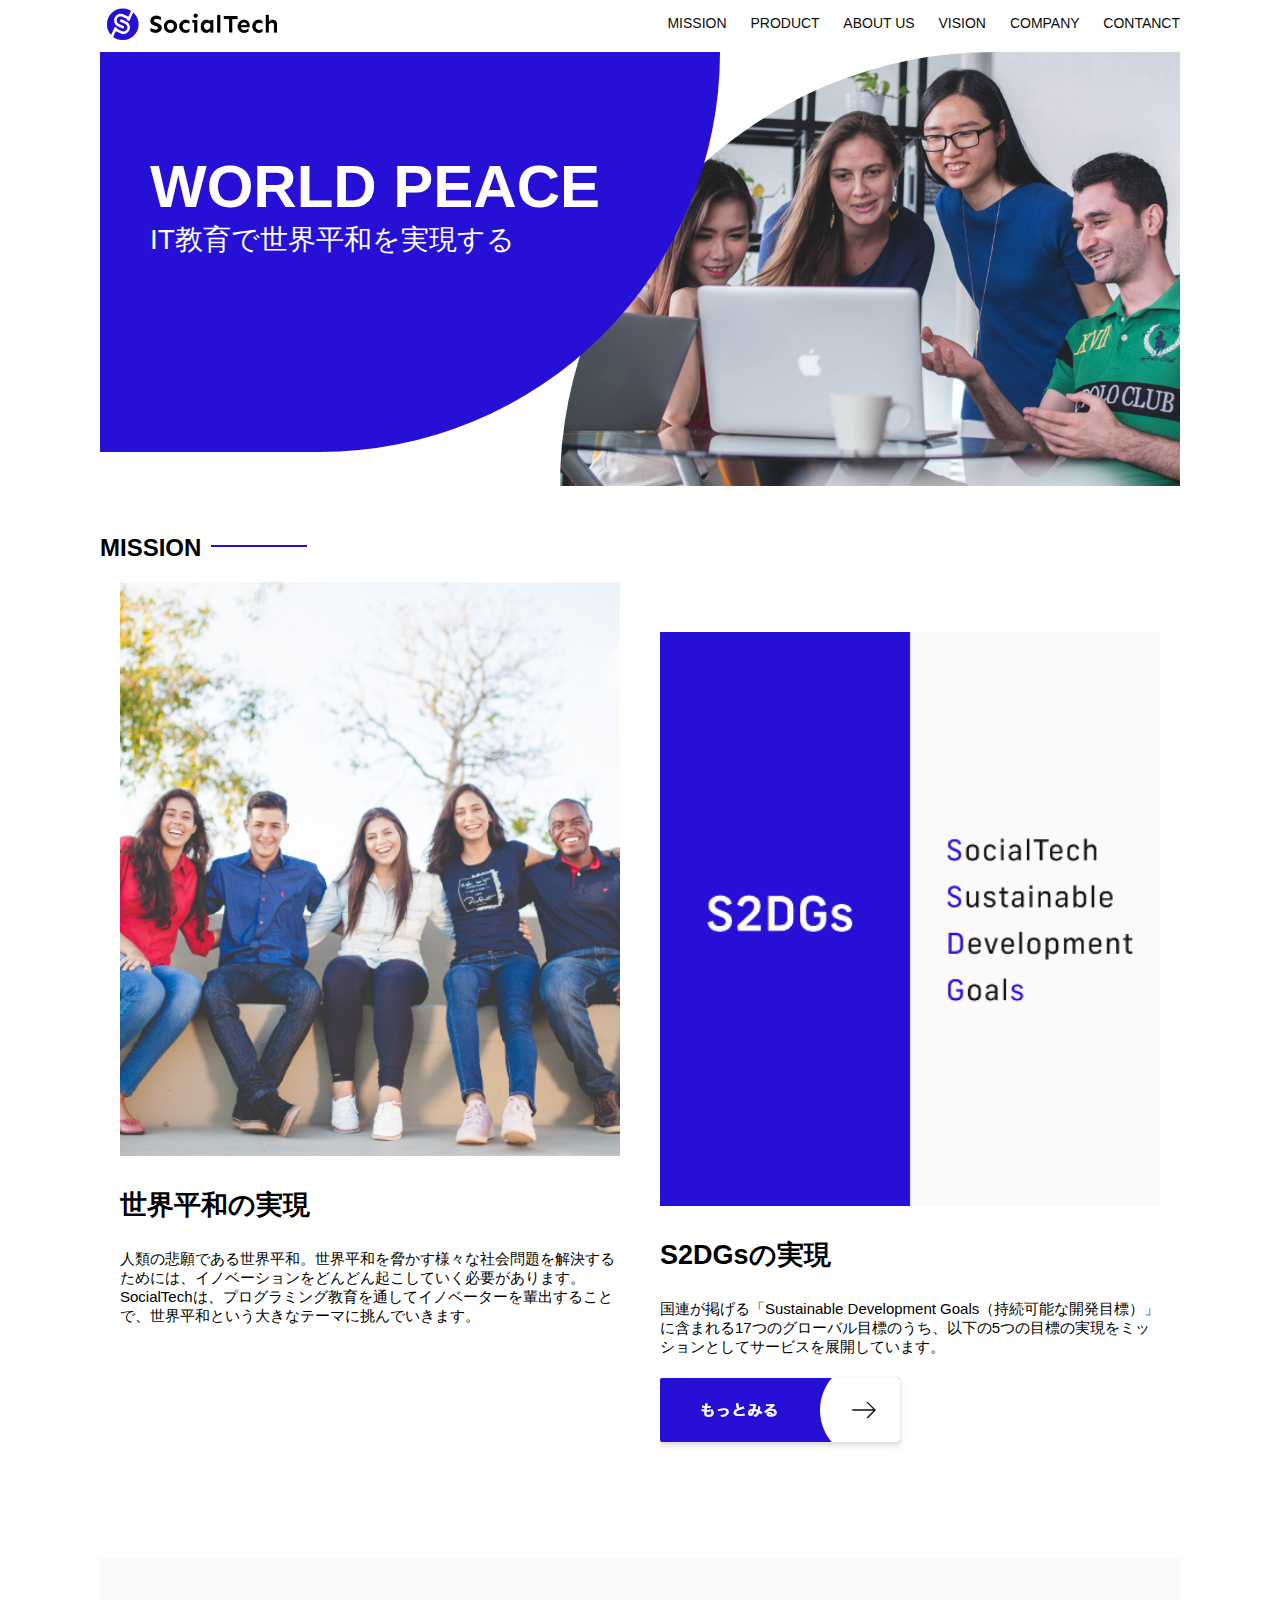
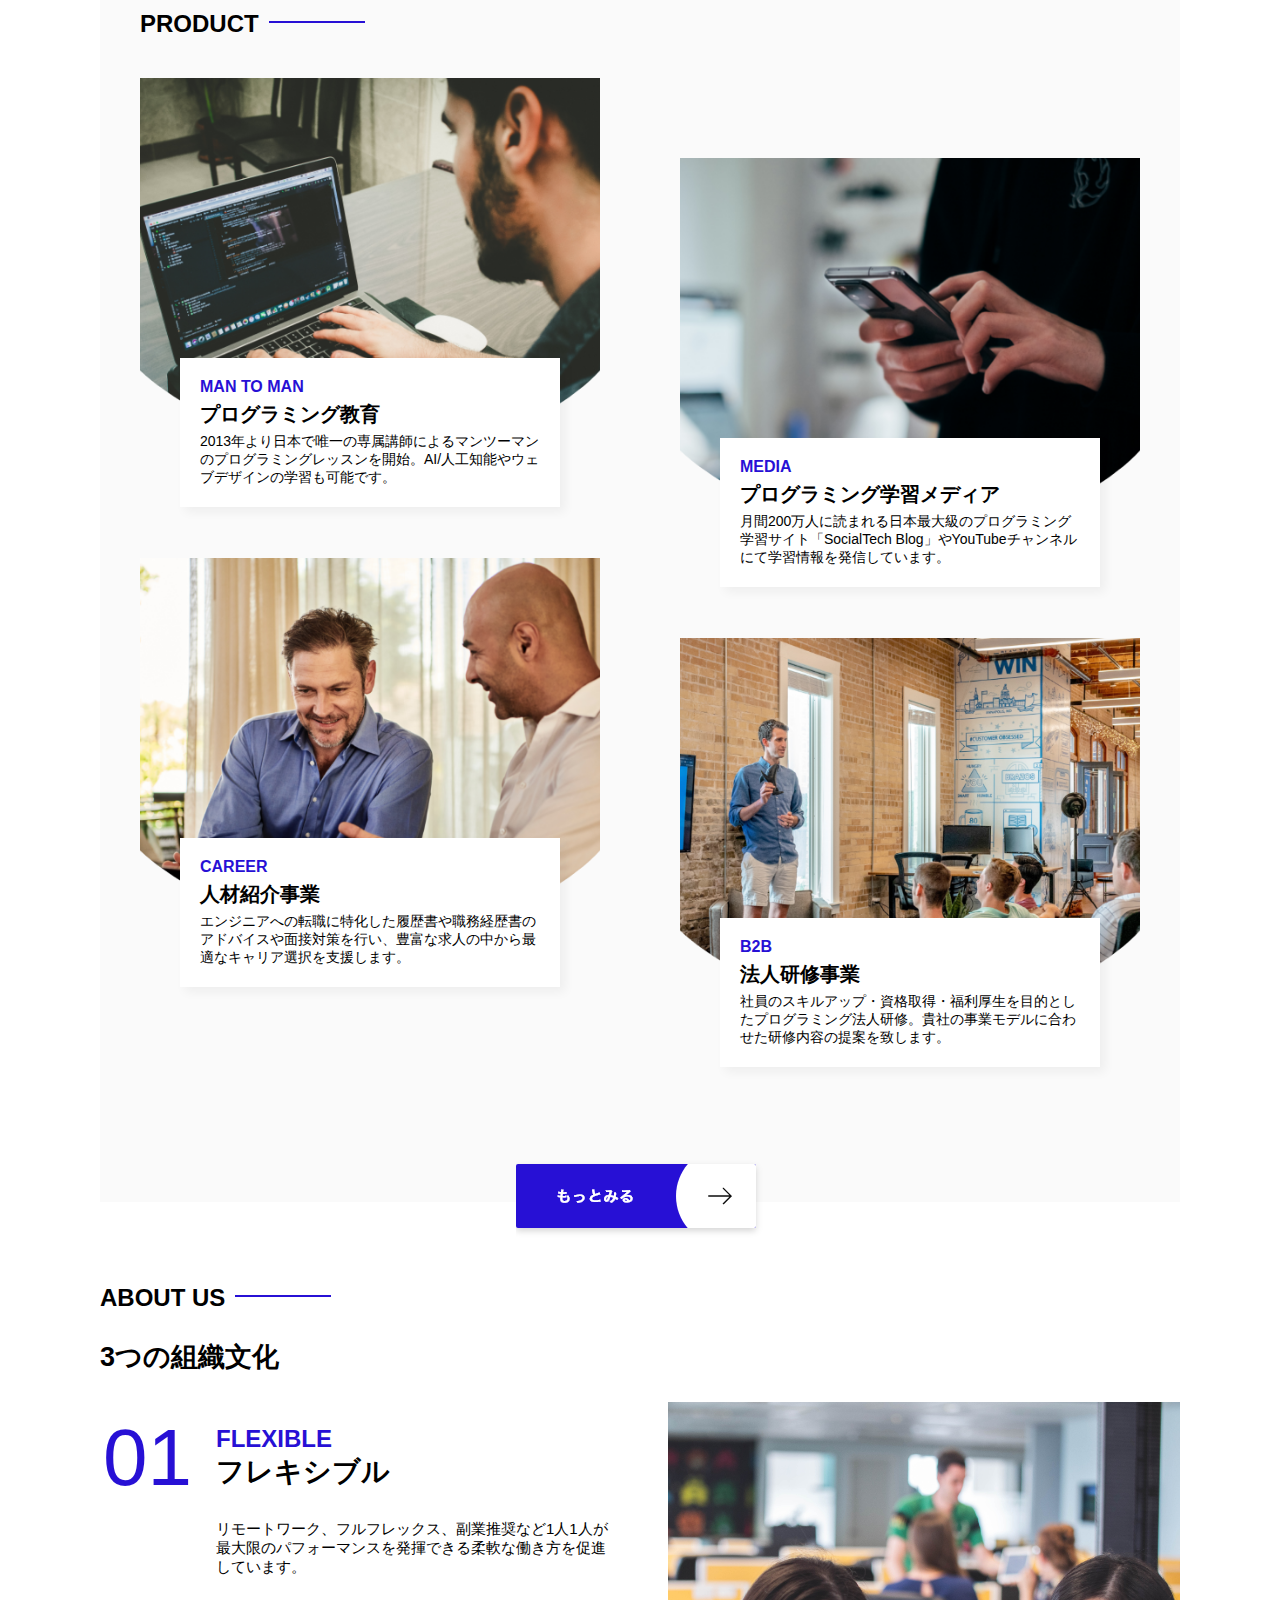
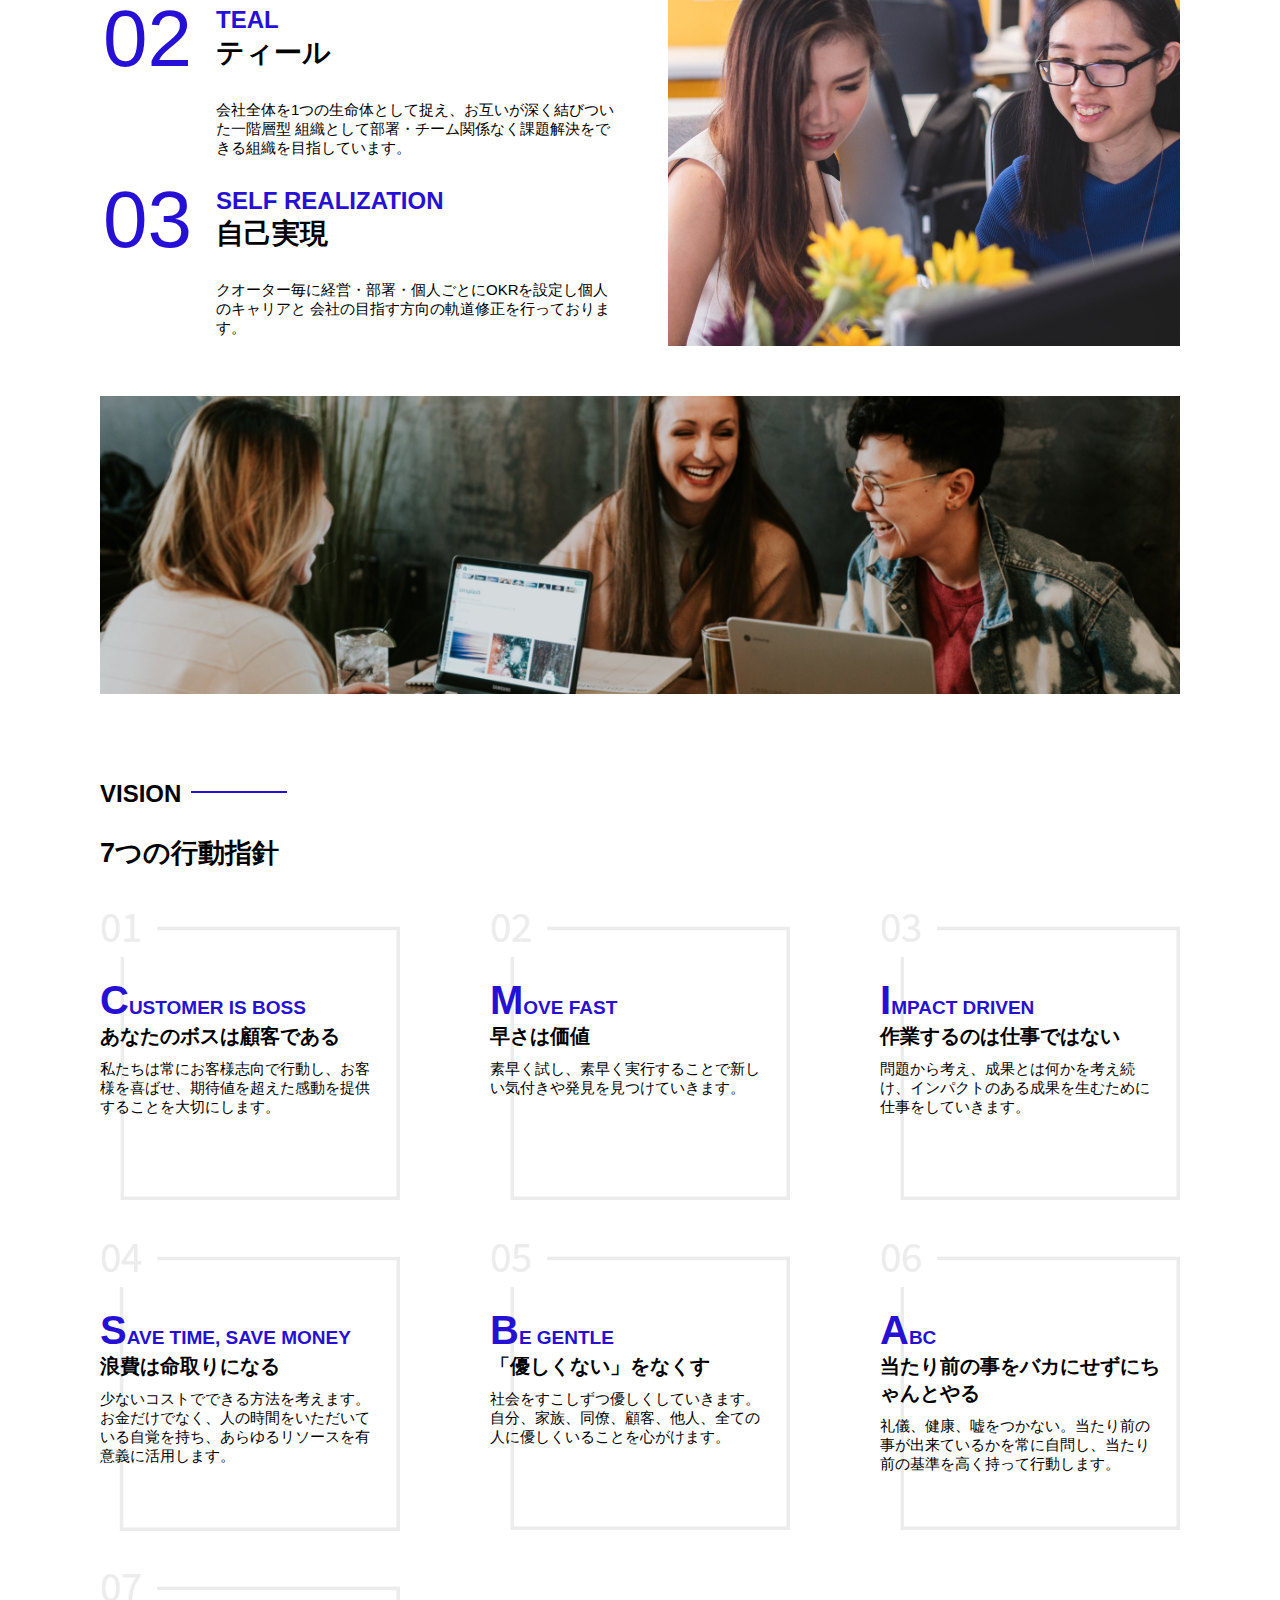
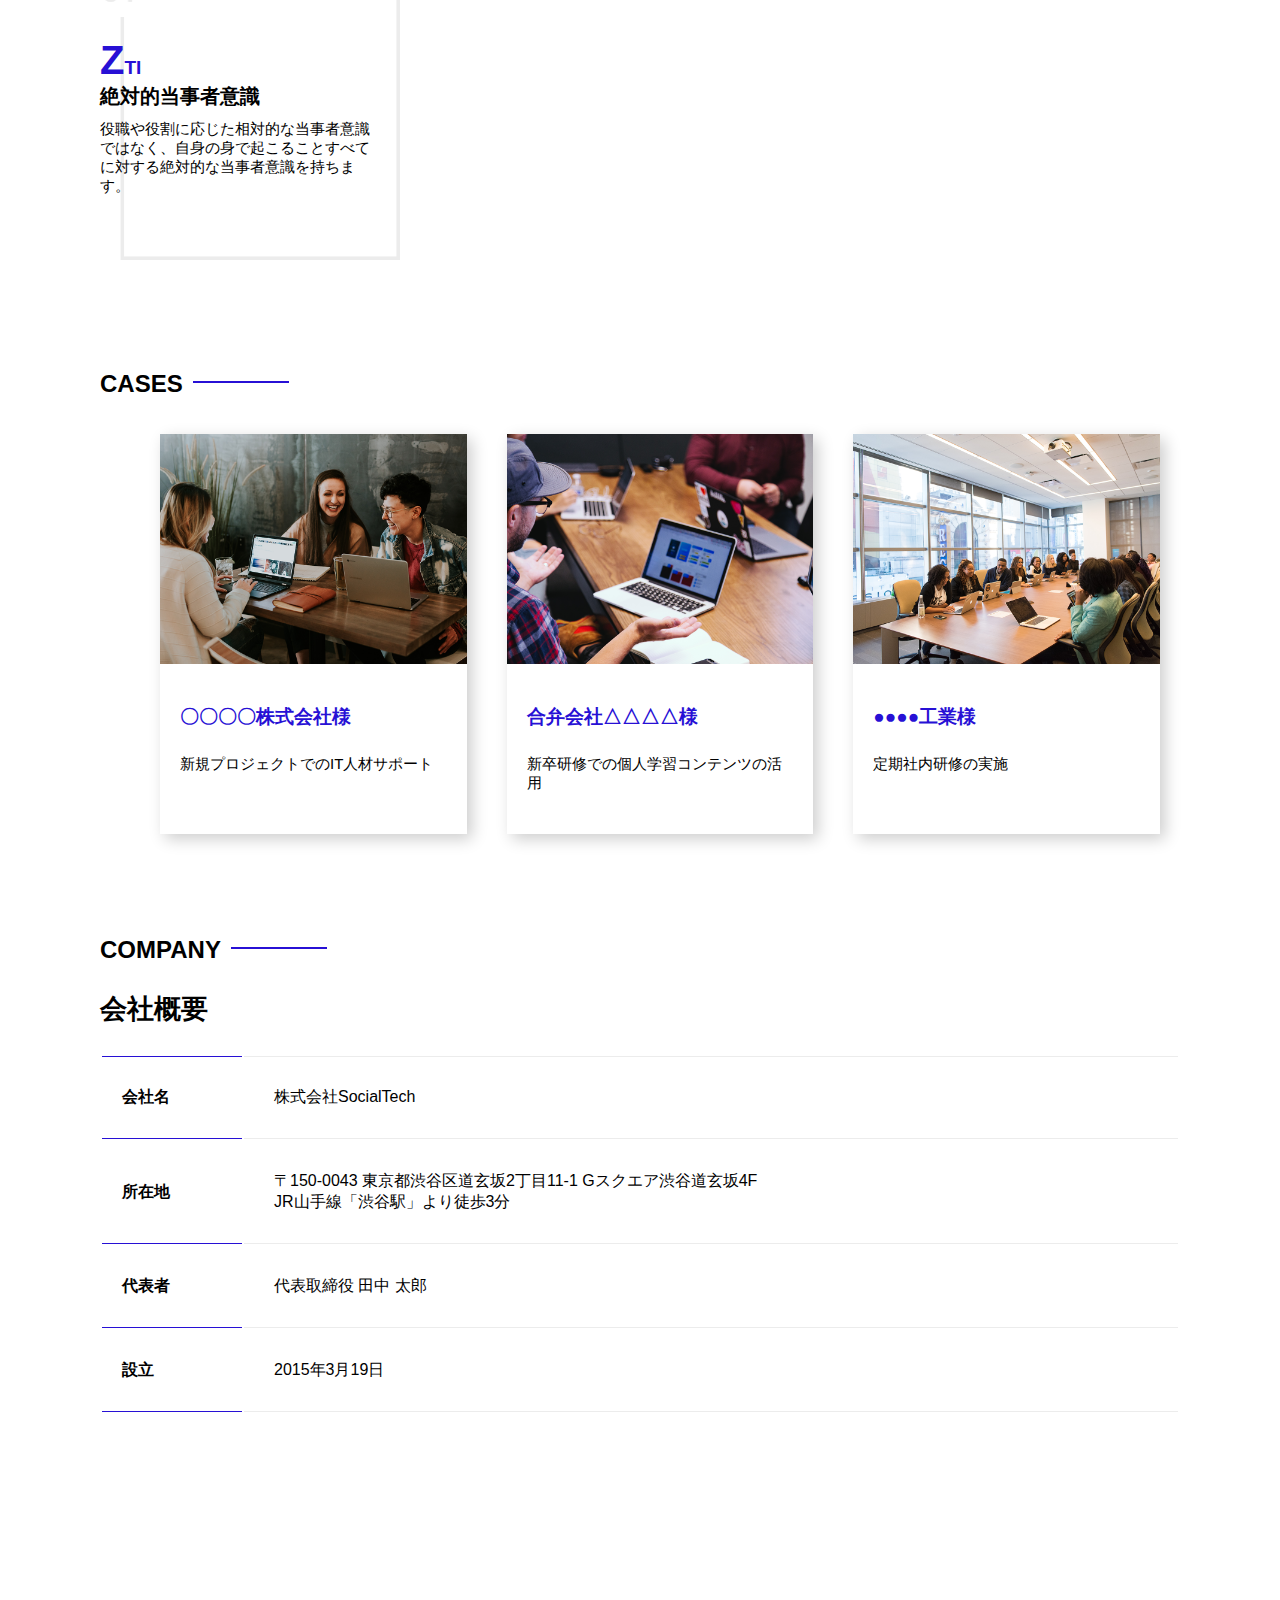
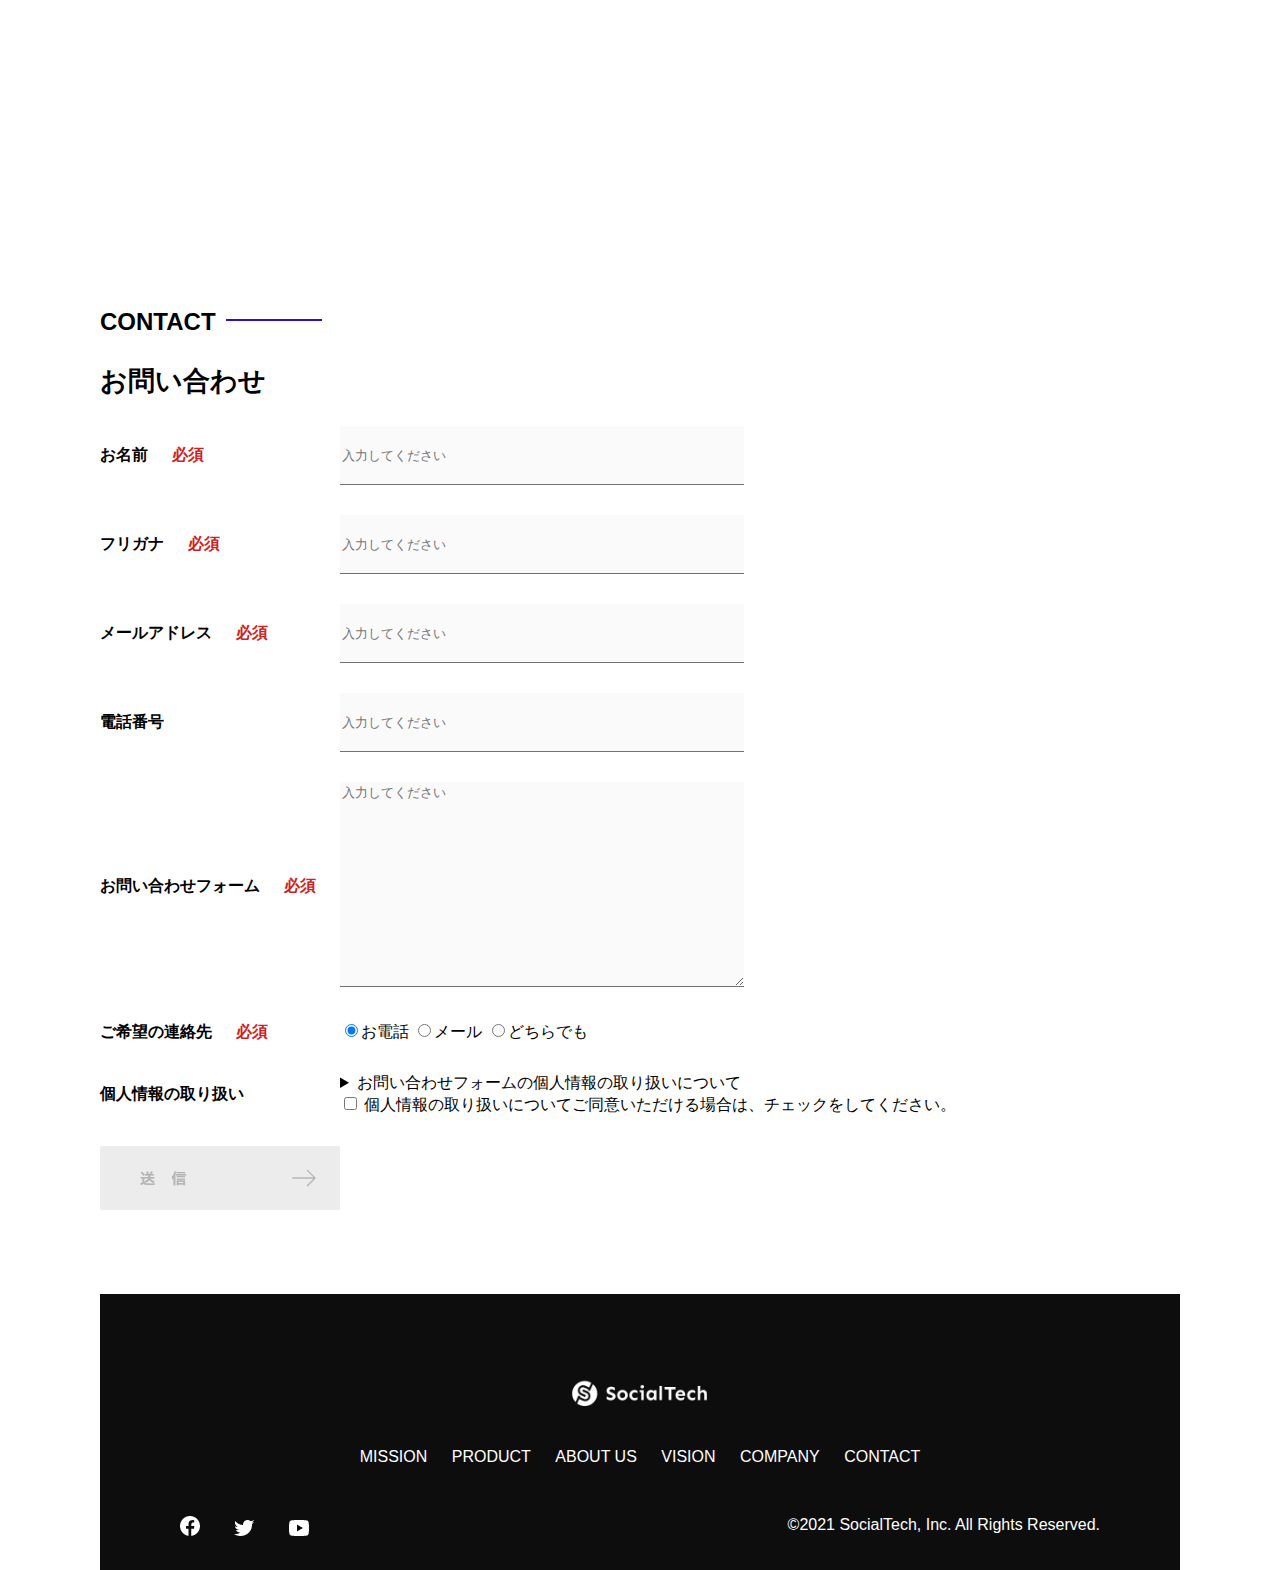
<file: index.html>
<!DOCTYPE html>
  <html>
  <head>
    <title>SocialTech</title>
    <meta charset="UTF-8">
    <meta name="description" content="SocialTechはEdTech業界のリーディングカンパニーを目指します。">
    <meta name="viewport" content="width=device-width, initial-scale=1.0">
    <link rel="stylesheet" href="style.css">
  </head>
  <body>
    <header>
      <!--ロゴ-->
      <a href="index.html" id="logo"><img src="images/logo.png" alt="トップページに戻る"></a>
      
      <!--PC用ナビゲーション-->
      <navi id="nav-pc">
        <a href="mission.html">MISSION</a>
        <a href="product.html">PRODUCT</a>
        <a href="index.html#aboutus">ABOUT US</a>
        <a href="index.html#vision">VISION</a>
        <a href="index.html#company">COMPANY</a>
        <a href="index.html#contact">CONTANCT</a>
      </navi>

      <!-- スマホ用メニューボタン -->
      <img id="menu-sp" src="images/button-menu.png" alt="ナビゲーションを開く" onclick="document.getElementById('nav-sp').style.display = 'block'">

      <!-- スマホ用ナビゲーション -->
      <nav id="nav-sp">
        <img id="close" src="images/button-close.png" alt="ナビゲーションを閉じる" onclick="document.getElementById('nav-sp').style.display = 'none'">
        <a id="logo-sp" href="index.html" onclick="document.getElementById('nav-sp').style.display = 'none'"><img
            src="images/logo-sp.png" alt="トップページに戻る"></a>
        <a class="menu" href="mission.html" onclick="document.getElementById('nav-sp').style.display = 'none'">MISSION</a>
        <a class="menu" href="product.html" onclick="document.getElementById('nav-sp').style.display = 'none'">PRODUCT</a>
        <a class="menu" href="index.html#aboutus" onclick="document.getElementById('nav-sp').style.display = 'none'">ABOUT
          US</a>
        <a class="menu" href="index.html#vision"
          onclick="document.getElementById('nav-sp').style.display = 'none'">VISION</a>
        <a class="menu" href="index.html#company"
          onclick="document.getElementById('nav-sp').style.display = 'none'">COMPANY</a>
        <a class="menu" href="index.html#contact"
          onclick="document.getElementById('nav-sp').style.display = 'none'">CONTACT</a>
        <div id="sns">
          <a href="https://www.facebook.com/sejuku2013"><img src="images/button-facebook.png" alt="Facebookのリンク"></a>
          <a href="https://twitter.com/samuraijuku"><img src="images/button-twitter.png" alt="Twitterのリンク"></a>
          <a href="https://www.youtube.com/channel/UCCFOQO5aDK0xXam4cUQXT8g"><img src="images/button-youtube.png" alt="YouTubeのリンク"></a>
        </div>
      </nav>


    </header>
    <main>
      <article>
        <!-- メインビジュアル -->
        <section id="main-visual">
          <div id="main-message">
            <h1>WORLD PEACE</h1>
            <p>IT教育で世界平和を実現する</p>
          </div>
          <img src="images/index/index-main.png" alt="PCの周りに集まる多国籍の仲間たち">
        </section>
        <!-- ミッション -->
        <section id="mission">
            <h2 class="index-h2">MISSION</h2>
          <div id="mission-flex">
            <div>
              <img id="mission-photo" src="images/index/index-mission.png" alt="屋外のベンチで写真を撮影する多国籍の仲間たち">
              <h3>世界平和の実現</h3>
              <p>
                人類の悲願である世界平和。世界平和を脅かす様々な社会問題を解決するためには、イノベーションをどんどん起こしていく必要があります。SocialTechは、プログラミング教育を通してイノベーターを輩出することで、世界平和という大きなテーマに挑んでいきます。
              </p>
           </div>
           <div>
            <img id="s2dgs" src="images/index/s2dgs.png" alt="S2DGs">
            <h3>S2DGsの実現</h3>
            <p>
              国連が掲げる「Sustainable Development Goals（持続可能な開発目標）」に含まれる17つのグローバル目標のうち、以下の5つの目標の実現をミッションとしてサービスを展開しています。
            </p>
            <a href="mission.html">
              <img src="images/button-more.png" alt="もっとみる">
            </a>
           </div>
         </div>
       </section>
       <!-- プロダクト -->
       <section id="product">
        <h2 class="index-h2">PRODUCT</h2>
        <div>
          <div id="product-left">
            <div>
              <img class="product-photo" src="images/index/index-mantoman.png" alt="PCでコードを書く男性">
              <div class="product-explain">
                <span>MAN TO MAN</span>
                <h3>プログラミング教育</h3>
                <p>2013年より日本で唯一の専属講師によるマンツーマンのプログラミングレッスンを開始。AI/人工知能やウェブデザインの学習も可能です。</p>
              </div>
            </div>
            <div>
              <img class="product-photo" src="images/index/index-career.png" alt="笑顔で話し合う2人の男性">
              <div class="product-explain">
                <span>CAREER</span>
                <h3>人材紹介事業</h3>
                <p>エンジニアへの転職に特化した履歴書や職務経歴書のアドバイスや面接対策を行い、豊富な求人の中から最適なキャリア選択を支援します。</p>
              </div>
            </div>
          </div>
          <div id="product-right">
            <div>
              <img class="product-photo" src="images/index/index-media.png" alt="スマートフォンを操作する人">
              <div class="product-explain">
                <span>MEDIA</span>
                <h3>プログラミング学習メディア</h3>
                <p>月間200万人に読まれる日本最大級のプログラミング学習サイト「SocialTech Blog」やYouTubeチャンネルにて学習情報を発信しています。</p>
              </div>
            </div>
            <div>
              <img class="product-photo" src="images/index/index-b2b.png" alt="講演中の男性とそれを聴く人々">
              <div class="product-explain">
                <span>B2B</span>
                <h3>法人研修事業</h3>
                <p>社員のスキルアップ・資格取得・福利厚生を目的としたプログラミング法人研修。貴社の事業モデルに合わせた研修内容の提案を致します。</p>
              </div>
            </div>
          </div>
        </div>
        <div>
          <a id="product-more" href="product.html">
            <img src="images/button-more.png" alt="もっとみる">
          </a>
        </div>
       </section>
       <!-- ABOUT US -->
       <section id="aboutus">
        <h2 class="indev-h2">ABOUT US</h2>
        <h3>3つの組織文化</h3>
        <div>
          <table class="culture-table">
            <tr>
              <td>
                <span class="culture-num">01</span>
              </td>
              <td>
                <span class="culture-en">FLEXIBLE</span>
                <span class="culture-jp">フレキシブル</span>
              </td>
            </tr>
            <tr>
              <td>
                <!-- 空のセル -->
              </td>
              <td>
                <p class="culture-description">リモートワーク、フルフレックス、副業推奨など1人1人が最大限のパフォーマンスを発揮できる柔軟な働き方を促進しています。</p>
              </td>
            </tr>
            <tr>
              <td>
                <span class="culture-num">02</span>
              </td>
              <td>
                <span class="culture-en">TEAL</span>
                <span class="culture-jp">ティール</span>
              </td>
            </tr>
            <tr>
              <td>
                <!-- 空のセル -->
              </td>
              <td>
                <p class="culture-description">会社全体を1つの生命体として捉え、お互いが深く結びついた一階層型
                  組織として部署・チーム関係なく課題解決をできる組織を目指しています。</p>
              </td>
            </tr>
            <tr>
              <td>
                <span class="culture-num">03</span>
              </td>
              <td>
                <span class="culture-en">SELF REALIZATION</span>
                <span class="culture-jp">自己実現</span>
              </td>
            </tr>
            <tr>
              <td>
                <!-- 空のセル -->
              </td>
              <td>
                <p class="culture-description">クオーター毎に経営・部署・個人ごとにOKRを設定し個人のキャリアと
                  会社の目指す方向の軌道修正を行っております。</p>
              </td>
            </tr>
          </table>
          <img class="culture-img" src="images/index/index-aboutus1.png" alt="笑顔で話し合う2人の女性">
        </div>
        <img class="culture-img2" src="images/index/index-aboutus2.png" alt="笑顔で話し合う3人の男女">
       </section>
       <section id="vision">
        <h2 class="index-h2">VISION</h2>
        <h3>7つの行動指針</h3>
        <div>
          <div class="vision-box">
            <img src="images/index/vision-01.png" alt="01">
            <span>
              <h4>CUSTOMER IS BOSS</h4>
              <h5>あなたのボスは顧客である</h5>
              <p>私たちは常にお客様志向で行動し、お客様を喜ばせ、期待値を超えた感動を提供することを大切にします。</p>
            </span>
          </div>
          <div class="vision-box">
            <img src="images/index/vision-02.png" alt="02">
            <span>
              <h4>MOVE FAST</h4>
              <h5>早さは価値</h5>
              <p>素早く試し、素早く実行することで新しい気付きや発見を見つけていきます。</p>
            </span>
          </div>
          <div class="vision-box">
            <img src="images/index/vision-03.png" alt="03">
            <span>
              <h4>IMPACT DRIVEN</h4>
              <h5>作業するのは仕事ではない</h5>
              <p>問題から考え、成果とは何かを考え続け、インパクトのある成果を生むために仕事をしていきます。</p>
            </span>
          </div>
          <div class="vision-box">
            <img src="images/index/vision-04.png" alt="04">
            <span>
              <h4>SAVE TIME, SAVE MONEY</h4>
              <h5>浪費は命取りになる</h5>
              <p>少ないコストでできる方法を考えます。お金だけでなく、人の時間をいただいている自覚を持ち、あらゆるリソースを有意義に活用します。</p>
            </span>
          </div>
          <div class="vision-box">
            <img src="images/index/vision-05.png" alt="05">
            <span>
              <h4>BE GENTLE</h4>
              <h5>「優しくない」をなくす</h5>
              <p>社会をすこしずつ優しくしていきます。自分、家族、同僚、顧客、他人、全ての人に優しくいることを心がけます。</p>
            </span>
          </div>
          <div class="vision-box">
            <img src="images/index/vision-06.png" alt="06">
            <span>
              <h4>ABC</h4>
              <h5>当たり前の事をバカにせずにちゃんとやる</h5>
              <p>礼儀、健康、嘘をつかない。当たり前の事が出来ているかを常に自問し、当たり前の基準を高く持って行動します。</p>
            </span>
          </div>
          <div class="vision-box">
            <img src="images/index/vision-07.png" alt="07">
            <span>
              <h4>ZTI</h4>
              <h5>絶対的当事者意識</h5>
              <p>役職や役割に応じた相対的な当事者意識ではなく、自身の身で起こることすべてに対する絶対的な当事者意識を持ちます。</p>
            </span>
          </div>
        </div>
       </section>
       <section id="cases">
        <h2 class="index-h2">CASES</h2>
        <ul>
          <li class="case-card">
            <img class="case-img" src="images/index/case-1.png" alt="仲良く語り合う3人">
            <div class="case-info">
            <h4 class="case-name">〇〇〇〇株式会社様</h4>
              <p case="case-content">新規プロジェクトでのIT人材サポート</p>
            </div>
          </li>
          <li class="case-card">
            <img class="case-img" src="images/index/case-2.png" alt="PCでコンテンツを見る">
            <div class="case-info">
              <h4 class="case-name">合弁会社△△△△様</h4>
              <p case="case-content">新卒研修での個人学習コンテンツの活用</p>
            </div>
          </li>
          <li class="case-card">
            <img class="case-img" src="images/index/case-3.png" alt="社内研修中の会議室">
            <div class="case-info">
              <h4 class="case-name">●●●●工業様</h4>
              <p case="case-content">定期社内研修の実施</p>
            </div>
          </li>
        </ul>

       </section>
       <section id="company">
        <h2 class="index-h2">COMPANY</h2>
        <h3>会社概要</h3>
        <table id="company-table">
          <tr>
            <th class="tableheader-first">会社名</th>
            <td class="cell-first">株式会社SocialTech</td>
          </tr>
          <tr>
            <th class="tableheader">所在地</th>
            <td class="cell">〒150-0043 東京都渋谷区道玄坂2丁目11-1 Gスクエア渋谷道玄坂4F<br>JR山手線「渋谷駅」より徒歩3分</td>
          </tr>
          <tr>
            <th class="tableheader">代表者</th>
            <td class="cell">代表取締役 田中 太郎</td>
          </tr>
          <tr>
            <th class="tableheader">設立</th>
            <td class="cell">2015年3月19日</td>
          </tr>
        </table>
        <iframe
           src="https://www.google.com/maps/embed?pb=!1m18!1m12!1m3!1d3241.7759544892483!2d139.69399665123464!3d35.65789123876098!2m3!1f0!2f0!3f0!3m2!1i1024!2i768!4f13.1!3m3!1m2!1s0x60188caa0042e8d1%3A0xba130bea826a7aa2!2z44CSMTUwLTAwNDMg5p2x5Lqs6YO95riL6LC35Yy66YGT546E5Z2C77yS5LiB55uu77yR77yR4oiS77yR!5e0!3m2!1sja!2sjp!4v1636872991912!5m2!1sja!2sjp"
           style="border:0;" allowfullscreen="" loading="lazy">
         </iframe>
       </section>
       <!-- お問い合わせフォーム -->
       <section id="contact">
        <h2 class="index-h2">CONTACT</h2>
        <h3>お問い合わせ</h3>
        <form action="https://api.staticforms.xyz/submit" method="post">
          <input type="text" name="honeypot" style="display:none">
          <!-- STATIC FORMSのアクセスキー -->
          <input type="hidden" name="accessKey" value="2ee80754-77ce-4649-82ea-ec647b03c7c3">
          <!--メールのタイトル-->
          <input type="hidden" name="subject" value="お問い合わせフォーム" />
          <!--送信先のメールアドレスをvalueに設定する-->
          <input type="hidden" name="replyTo" value="571211mario@gmail.com">
          <!--redirectToのURLは公開後のURLへリンクする-->
          <input type="hidden" name="redirectTo" value="">
          <div>
            <div class="contact-heading">
              <label class="contact-label">お名前
                <span class="contact-span">必須</span>
              </label>
            </div>
            <div>
              <input type="text" name="name" placeholder="入力してください" class="contact-textbox">
            </div>
          </div>
          <div>
            <div class="contact-heading">
              <label class="contact-label">フリガナ
                <span class="contact-span">必須</span>
              </label>
            </div>
            <div>
              <input type="text" name="hurigana" placeholder="入力してください" class="contact-textbox">
            </div>
          </div>
          <div>
            <div class="contact-heading">
              <label class="contact-label">メールアドレス
                <span class="contact-span">必須</span>
              </label>
            </div>
            <div>
              <input type="text" name="email" placeholder="入力してください" class="contact-textbox">
            </div>
          </div>
          <div>
            <div class="contact-heading">
              <label class="contact-label">電話番号
              </label>
            </div>
            <div>
              <input type="text" name="tel" placeholder="入力してください" class="contact-textbox">
            </div>
          </div>
          <div>
            <div class="contact-heading">
              <label class="contact-label">お問い合わせフォーム
                <span class="contact-span">必須</span>
              </label>
            </div>
            <div>
              <textarea class="contact-textarea" placeholder="入力してください" name="message"></textarea>
            </div>
          </div>
          <div>
            <div class="contact-heading">
              <label class="contact-label">ご希望の連絡先
                <span class="contact-span">必須</span>
              </label>
            </div>
            <div>
              <input class="radiobutton" type="radio" value="tel" name="contact" checked><label>お電話</label>
              <input class="radiobutton" type="radio" value="mail" name="contact"><label>メール</label>
              <input class="radiobutton" type="radio" value="both" name="contact"><label>どちらでも</label>
            </div>
          </div>
          <div>
            <div class="contact-heading">
              <label class="contact-label">個人情報の取り扱い</label>
            </div>
            <div>
              <details>
                <summary>お問い合わせフォームの個人情報の取り扱いについて</summary>
                <div>
                  <span>１．組織の名称又は氏名</span><br>
                   株式会社SocialTech<br><br>
                   <span>２．個人情報保護管理者（若しくはその代理人）の氏名又は職名、所属及び連絡先
                     鈴木 一郎 コーポレート部</span><br>
                   メールアドレス：support@socialtech.net<br>
                   TEL：03-xxxx-xxxx<br><br>
                   <span>３．個人情報の利用目的</span><br>
                   ・本サービス及び本サービスに関連する情報の提供又はそれらに関する連絡のため<br>
                   ・ユーザーの本人確認のため<br>
                   ・当社サービスのご案内のため<br>
                   ・当社の商品等の広告または宣伝（電子メールによるものを含むものとします。）<br><br>
                   <span>４．個人情報の取り扱い業務の委託</span><br>
                   個人情報の取扱業務の全部または一部を外部に業務委託する場合があります。<br>
                   その際、弊社は、個人情報を適切に保護できる管理体制を敷き実行していることを条件として<br>
                   委託先を厳選したうえで、機密保持契約を委託先と締結し、お客様の個人情報を厳密に管理させます。<br><br>
                   <span>５．個人情報の開示等の請求</span><br>
                   お客様は、弊社に対してご自身の個人情報の開示等（利用目的の通知、開示、内容の訂正・追加・削除、利用の停止または消去、第三者への提供の停止）に関して、当社問合わせ窓口に申し出ることができます。<br>
                   その際、弊社はお客様ご本人を確認させていただいたうえで、合理的な期間内に対応いたします。<br><br>
                   なお、個人情報に関する弊社問合わせ先は、次の通りです。<br><br>
                   株式会社SocialTech　個人情報問合せ窓口<br>
                   〒150-0043　東京都渋谷区道玄坂2丁目11-1 Ｇスクエア渋谷道玄坂 4F<br>
                   メールアドレス：support@socialtech.net　TEL：03-xxxx-xxxx<br><br>
                   <span>６．個人情報を提供されることの任意性について</span><br><br>
                   お客様がご自身の個人情報を弊社に提供されるか否かは、お客様のご判断によりますが、もしご提供されない場合には、適切なサービスが提供できない場合がありますので予めご了承ください。
                </div>
              </details>
              <input type="checkbox" name="agree">
              <span>個人情報の取り扱いについてご同意いただける場合は、チェックをしてください。</span>
            </div>
          </div>
            <input type="image" src="images/button-submit.png" alt="送信する">
        </form>
       </section>
     </article>
     <footer>
      <div id="footer-logo">
        <img src="images/logo-sp.png" alt="SocialTech">
      </div>
      <div id="footer-link">
        <a href="mission.html">MISSION</a>
        <a href="product.html">PRODUCT</a>
        <a href="index.html#aboutus">ABOUT US</a>
        <a href="index.html#vision">VISION</a>
        <a href="index.html#company">COMPANY</a>
        <a href="index.html#contact">CONTACT</a>
      </div>
      <div id="sns-footer">
        <a href="https://www.facebook.com/sejuku2013"><img src="images/button-facebook.png" alt="Facebookへのリンク"></a>
        <a href="https://twitter.com/samuraijuku"><img src="images/button-twitter.png" alt="Twitterのリンク"></a>
         <a href="https://www.youtube.com/channel/UCCFOQO5aDK0xXam4cUQXT8g"><img src="images/button-youtube.png" alt="YouTubeのリンク"></a>
         <span id="copyright">&copy;2021 SocialTech, Inc. All Rights Reserved. </span>
       </div>
    </footer>
  </main>
</body>
</html>
</file>
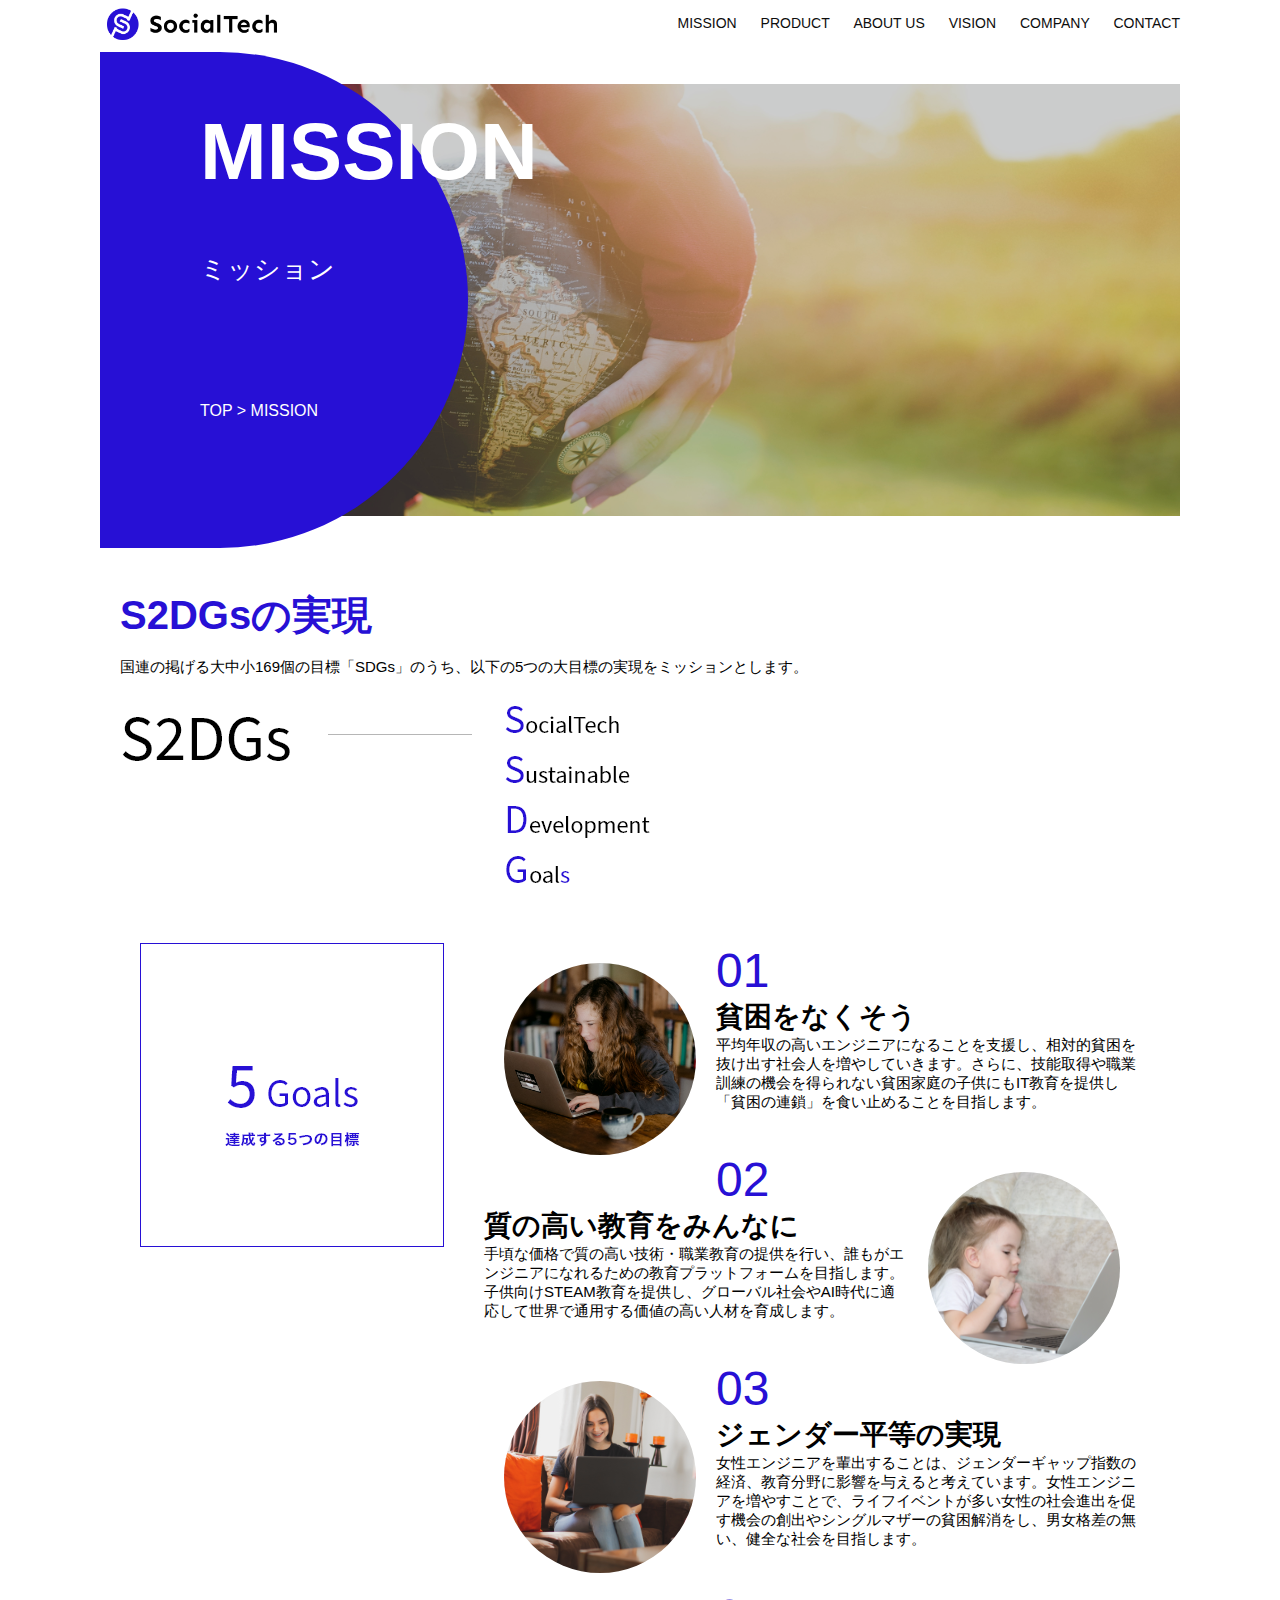
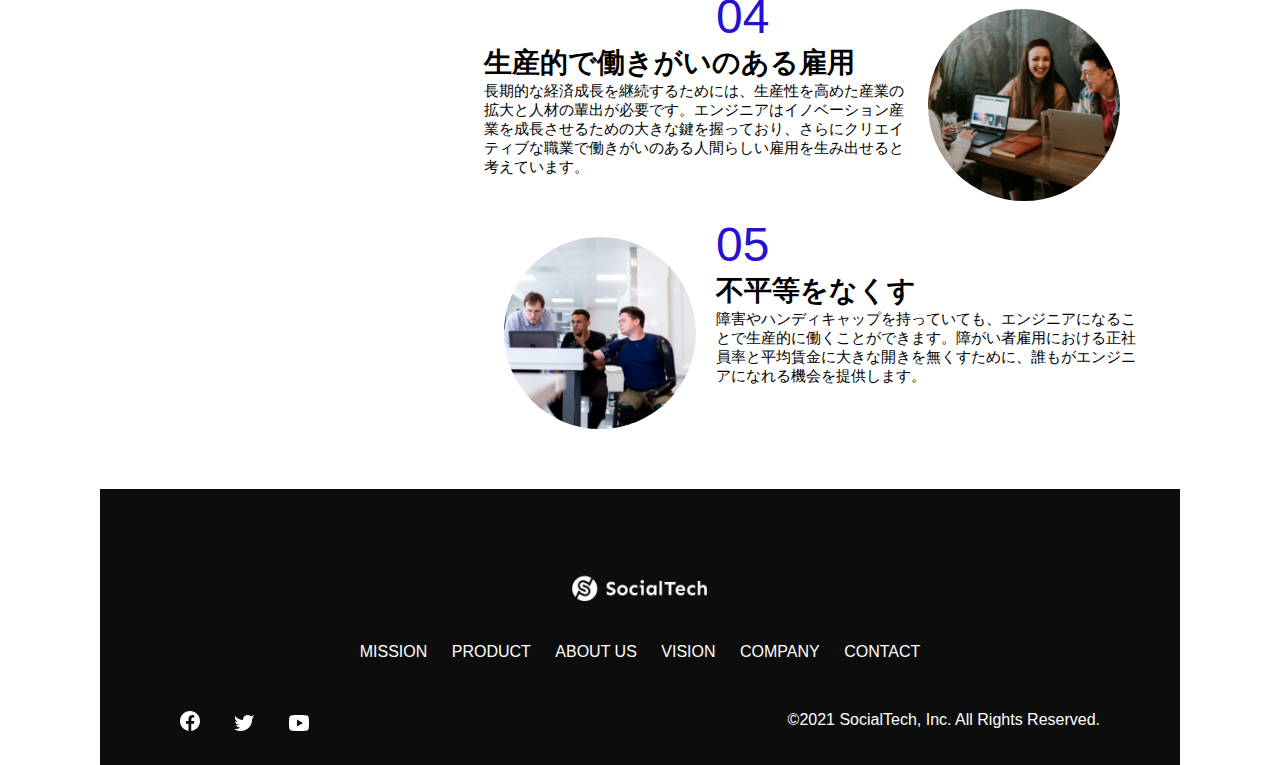
<file: mission.html>
<!DOCTYPE html>
<html>
<head>
  <title>SocialTech - MISSION ミッション -</title>
  <meta charset="UTF-8">
  <meta name="description" content="SocialTechが目指す5つの目標（S2DGs）を紹介します">
  <meta name="viewport" content="width=device-width, initial-scale=1.0">
  <link rel="stylesheet" href="style.css">
</head>

<body>
  <!-- ヘッダー -->
  <header>
    <!-- ロゴ -->
    <a href="index.html" id="logo"><img src="images/logo.png" alt="トップページに戻る"></a>

    <!-- PC用ナビゲーション -->
    <nav id="nav-pc">
      <a href="mission.html">MISSION</a>
      <a href="product.html">PRODUCT</a>
      <a href="index.html#aboutus">ABOUT US</a>
      <a href="index.html#vision">VISION</a>
      <a href="index.html#company">COMPANY</a>
      <a href="index.html#contact">CONTACT</a>
    </nav>

    <!-- スマホ用メニューボタン -->
    <img id="menu-sp" src="images/button-menu.png" alt="ナビゲーションを開く" onclick="document.getElementById('nav-sp').style.display = 'block'">

    <!-- スマホ用ナビゲーション -->
    <nav id="nav-sp">
      <img id="close" src="images/button-close.png" alt="ナビゲーションを閉じる" onclick="document.getElementById('nav-sp').style.display = 'none'">
      <a id="logo-sp" href="index.html" onclick="document.getElementById('nav-sp').style.display = 'none'"><img
          src="images/logo-sp.png" alt="トップページに戻る"></a>
      <a class="menu" href="mission.html" onclick="document.getElementById('nav-sp').style.display = 'none'">MISSION</a>
      <a class="menu" href="product.html" onclick="document.getElementById('nav-sp').style.display = 'none'">PRODUCT</a>
      <a class="menu" href="index.html#aboutus" onclick="document.getElementById('nav-sp').style.display = 'none'">ABOUT
        US</a>
      <a class="menu" href="index.html#vision"
        onclick="document.getElementById('nav-sp').style.display = 'none'">VISION</a>
      <a class="menu" href="index.html#company"
        onclick="document.getElementById('nav-sp').style.display = 'none'">COMPANY</a>
      <a class="menu" href="index.html#contact"
        onclick="document.getElementById('nav-sp').style.display = 'none'">CONTACT</a>
      <div id="sns">
        <a href="https://www.facebook.com/sejuku2013"><img src="images/button-facebook.png" alt="Facebookのリンク"></a>
        <a href="https://twitter.com/samuraijuku"><img src="images/button-twitter.png" alt="Twitterのリンク"></a>
        <a href="https://www.youtube.com/channel/UCCFOQO5aDK0xXam4cUQXT8g"><img src="images/button-youtube.png" alt="YouTubeのリンク"></a>
      </div>
    </nav>
  </header>
  <main>
    <article>
      <section id="mission-main">
        <div id="mission-title">
          <h1>MISSION</h1>
          <span>ミッション</span>
          <div>TOP > MISSION</div>
        </div>
      </section>
      <section id="mission-s2dgs">
        <h2 class="mission-h2">S2DGsの実現</h2>
        <p>国連の掲げる大中小169個の目標「SDGs」のうち、以下の5つの大目標の実現をミッションとします。</p>
        <img src="images/mission/mission-s2dgs.png" alt="S2DGs">
      </section>
      <section id="mission-5goals">
        <div>
          <img id="s2dgs-image" src="images/mission/mission-5goals.png" alt="5Goals">
        </div>
        <div>
          <div>
            <img class="fivegoals-image-left" src="images/mission/mission-5goals01.png" alt="PCを操作する女の子">
            <span class="fivegoals-number">01</span>
            <h3 class="fivegoals-h3">貧困をなくそう</h3>
            <p class="fivegoals-p">
              平均年収の高いエンジニアになることを支援し、相対的貧困を抜け出す社会人を増やしていきます。さらに、技能取得や職業訓練の機会を得られない貧困家庭の子供にもIT教育を提供し「貧困の連鎖」を食い止めることを目指します。
            </p>
          </div>
          <div>
            <img class="fivegoals-image-right" src="images/mission/mission-5goals02.png" alt="PCを見つめる小さい女の子">
            <span class="fivegoals-number">02</span>
            <h3 class="fivegoals-h3">質の高い教育をみんなに</h3>
            <p class="fivegoals-p">
              手頃な価格で質の高い技術・職業教育の提供を行い、誰もがエンジニアになれるための教育プラットフォームを目指します。子供向けSTEAM教育を提供し、グローバル社会やAI時代に適応して世界で通用する価値の高い人材を育成します。
            </p>
          </div>
          <div>
            <img class="fivegoals-image-left" src="images/mission/mission-5goals03.png" alt="PCを操作する女性">
            <span class="fivegoals-number">03</span>
            <h3 class="fivegoals-h3">ジェンダー平等の実現</h3>
            <p class="fivegoals-p">
              女性エンジニアを輩出することは、ジェンダーギャップ指数の経済、教育分野に影響を与えると考えています。女性エンジニアを増やすことで、ライフイベントが多い女性の社会進出を促す機会の創出やシングルマザーの貧困解消をし、男女格差の無い、健全な社会を目指します。
            </p>
          </div>
          <div>
            <img class="fivegoals-image-right" src="images/mission/mission-5goals04.png" alt="笑顔で話し合う3人の男女">
            <span class="fivegoals-number">04</span>
            <h3 class="fivegoals-h3">生産的で働きがいのある雇用</h3>
            <p class="fivegoals-p">
              長期的な経済成長を継続するためには、生産性を高めた産業の拡大と人材の輩出が必要です。エンジニアはイノベーション産業を成長させるための大きな鍵を握っており、さらにクリエイティブな職業で働きがいのある人間らしい雇用を生み出せると考えています。
            </p>
          </div>
          <div>
            <img class="fivegoals-image-left" src="images/mission/mission-5goals05.png" alt="障害を持つ男性が生き生きと働く様子">
            <span class="fivegoals-number">05</span>
            <h3 class="fivegoals-h3">不平等をなくす</h3>
            <p class="fivegoals-p">
              障害やハンディキャップを持っていても、エンジニアになることで生産的に働くことができます。障がい者雇用における正社員率と平均賃金に大きな開きを無くすために、誰もがエンジニアになれる機会を提供します。
            </p>
          </div>
        </div>
      </section>
    </article>
    <footer>
      <div id="footer-logo">
        <img src="images/logo-sp.png" alt="SocialTech">
      </div>
      <div id="footer-link">
        <a href="mission.html">MISSION</a>
        <a href="product.html">PRODUCT</a>
        <a href="index.html#aboutus">ABOUT US</a>
        <a href="index.html#vision">VISION</a>
        <a href="index.html#company">COMPANY</a>
        <a href="index.html#contact">CONTACT</a>
      </div>
      <div id="sns-footer">
        <a href="https://www.facebook.com/sejuku2013"><img src="images/button-facebook.png" alt="Facebookのリンク"></a>
        <a href="https://twitter.com/samuraijuku"><img src="images/button-twitter.png" alt="Twitterのリンク"></a>
        <a href="https://www.youtube.com/channel/UCCFOQO5aDK0xXam4cUQXT8g"><img src="images/button-youtube.png" alt="YouTubeのリンク"></a>
        <span id="copyright">&copy;2021 SocialTech, Inc. All Rights Reserved. </span>
      </div>
    </footer>
  </main>
</body>

</html>
</file>
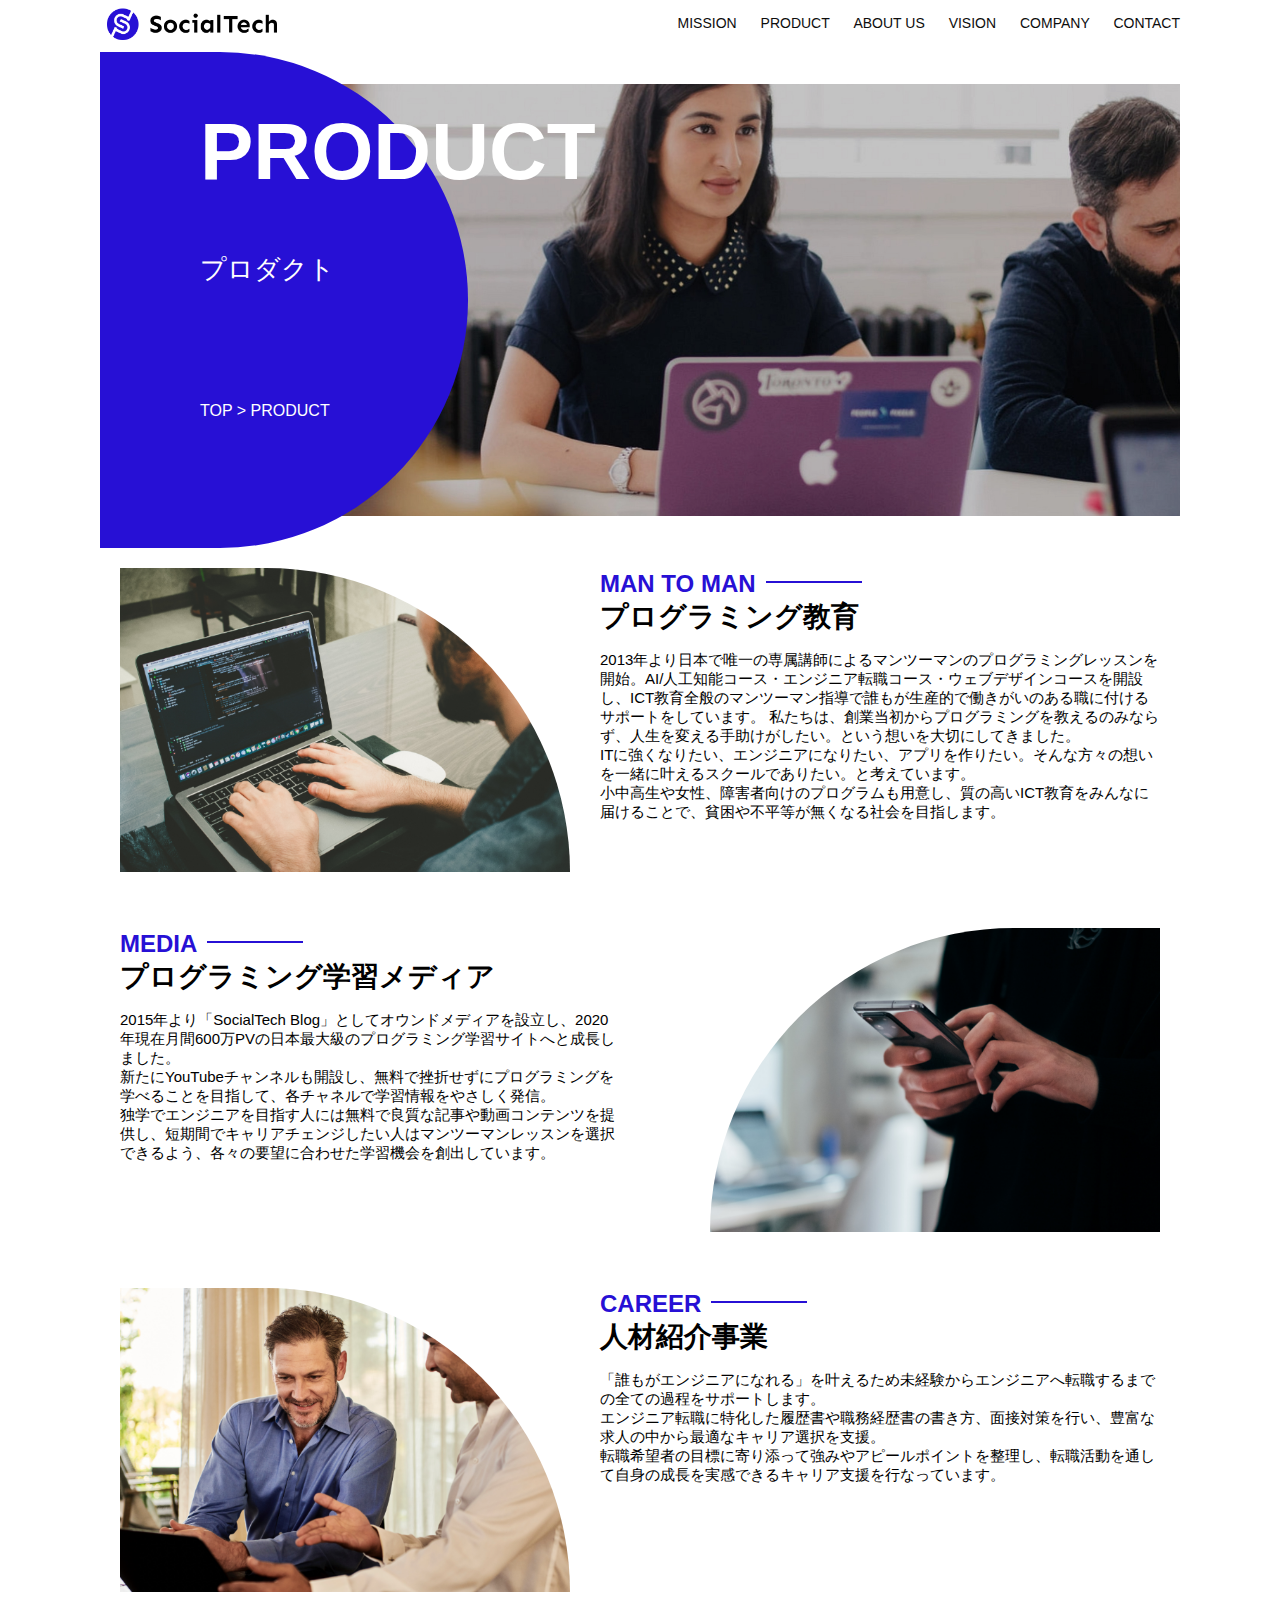
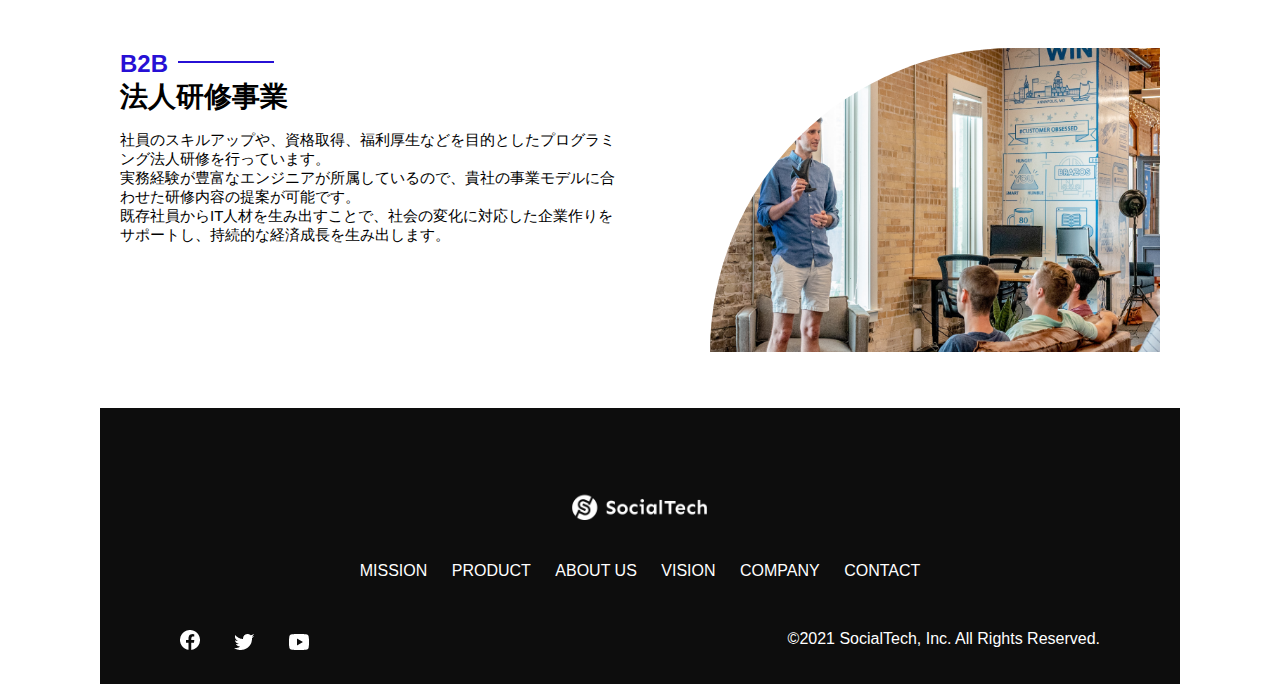
<file: product.html>
<!DOCTYPE html>
  <html>
  <head>
    <title>SocialTech -PRODUCT プロダクト-</title>
    <meta charset="UTF-8">
    <meta name="description" content="SocialTechの4つのプロダクトを紹介します">
    <meta name="viewport" content="width=device-width, initial-scale=1.0">
    <link rel="stylesheet" href="style.css">
  </head>
  
  <body>
    <!-- ヘッダー -->
    <header>
      <!-- ロゴ -->
      <a href="index.html" id="logo"><img src="images/logo.png" alt="トップページに戻る"></a>
  
      <!-- PC用ナビゲーション -->
      <nav id="nav-pc">
        <a href="mission.html">MISSION</a>
        <a href="product.html">PRODUCT</a>
        <a href="index.html#aboutus">ABOUT US</a>
        <a href="index.html#vision">VISION</a>
        <a href="index.html#company">COMPANY</a>
        <a href="index.html#contact">CONTACT</a>
      </nav>
  
      <!-- スマホ用メニューボタン -->
      <img id="menu-sp" src="images/button-menu.png" alt="ナビゲーションを開く" onclick="document.getElementById('nav-sp').style.display = 'block'">
  
      <!-- スマホ用ナビゲーション -->
      <nav id="nav-sp">
        <img id="close" src="images/button-close.png" alt="ナビゲーションを閉じる" onclick="document.getElementById('nav-sp').style.display = 'none'">
        <a id="logo-sp" href="index.html" onclick="document.getElementById('nav-sp').style.display = 'none'"><img
            src="images/logo-sp.png" alt="トップページに戻る"></a>
        <a class="menu" href="mission.html" onclick="document.getElementById('nav-sp').style.display = 'none'">MISSION</a>
        <a class="menu" href="product.html" onclick="document.getElementById('nav-sp').style.display = 'none'">PRODUCT</a>
        <a class="menu" href="index.html#aboutus" onclick="document.getElementById('nav-sp').style.display = 'none'">ABOUT
          US</a>
        <a class="menu" href="index.html#vision"
          onclick="document.getElementById('nav-sp').style.display = 'none'">VISION</a>
        <a class="menu" href="index.html#company"
          onclick="document.getElementById('nav-sp').style.display = 'none'">COMPANY</a>
        <a class="menu" href="index.html#contact"
          onclick="document.getElementById('nav-sp').style.display = 'none'">CONTACT</a>
        <div id="sns">
          <a href="https://www.facebook.com/sejuku2013"><img src="images/button-facebook.png" alt="Facebookのリンク"></a>
          <a href="https://twitter.com/samuraijuku"><img src="images/button-twitter.png" alt="Twitterのリンク"></a>
          <a href="https://www.youtube.com/channel/UCCFOQO5aDK0xXam4cUQXT8g"><img src="images/button-youtube.png" alt="YouTubeのリンク"></a>
        </div>
      </nav>
    </header>
    <main>
      <article>
        <section id="product-main">
          <div id="product-title">
            <h1>PRODUCT</h1>
            <span>プロダクト</span>
            <div>TOP > PRODUCT</div>
          </div>
        </section>
        <section class="product-section1">
          <img src="images/product/product-mantoman.png" alt="PCでコードを書く男性">
          <div>
            <h2 class="product-h2">MAN TO MAN</h2>
            <h3 class="product-h3">プログラミング教育</h3>
            <p>
              2013年より日本で唯一の専属講師によるマンツーマンのプログラミングレッスンを開始。AI/人工知能コース・エンジニア転職コース・ウェブデザインコースを開設し、ICT教育全般のマンツーマン指導で誰もが生産的で働きがいのある職に付けるサポートをしています。
              私たちは、創業当初からプログラミングを教えるのみならず、人生を変える手助けがしたい。という想いを大切にしてきました。<br>ITに強くなりたい、エンジニアになりたい、アプリを作りたい。そんな方々の想いを一緒に叶えるスクールでありたい。と考えています。<br>小中高生や女性、障害者向けのプログラムも用意し、質の高いICT教育をみんなに届けることで、貧困や不平等が無くなる社会を目指します。
            </p>
          </div>
        </section>
        <section class="product-section2">
          <div>
            <h2 class="product-h2">MEDIA</h2>
            <h3 class="product-h3">プログラミング学習メディア</h3>
            <p>2015年より「SocialTech
              Blog」としてオウンドメディアを設立し、2020年現在月間600万PVの日本最大級のプログラミング学習サイトへと成長しました。<br>新たにYouTubeチャンネルも開設し、無料で挫折せずにプログラミングを学べることを目指して、各チャネルで学習情報をやさしく発信。<br>独学でエンジニアを目指す人には無料で良質な記事や動画コンテンツを提供し、短期間でキャリアチェンジしたい人はマンツーマンレッスンを選択できるよう、各々の要望に合わせた学習機会を創出しています。
            </p>
          </div>
          <img src="images/product/product-media.png" alt="スマートフォンを操作する人">
        </section>
        <section class="product-section1">
          <img src="images/product/product-career.png" alt="笑顔で話し合う2人の男性">
          <div>
            <h2 class="product-h2">CAREER</h2>
            <h3 class="product-h3">人材紹介事業</h3>
            <p>
              「誰もがエンジニアになれる」を叶えるため未経験からエンジニアへ転職するまでの全ての過程をサポートします。<br>エンジニア転職に特化した履歴書や職務経歴書の書き方、面接対策を行い、豊富な求人の中から最適なキャリア選択を支援。<br>転職希望者の目標に寄り添って強みやアピールポイントを整理し、転職活動を通して自身の成長を実感できるキャリア支援を行なっています。<br>
            </p>
          </div>
        </section>
        <section class="product-section2">
          <div>
            <h2 class="product-h2">B2B</h2>
            <h3 class="product-h3">法人研修事業</h3>
            <p>
              社員のスキルアップや、資格取得、福利厚生などを目的としたプログラミング法人研修を行っています。<br>実務経験が豊富なエンジニアが所属しているので、貴社の事業モデルに合わせた研修内容の提案が可能です。<br>既存社員からIT人材を生み出すことで、社会の変化に対応した企業作りをサポートし、持続的な経済成長を生み出します。
            </p>
          </div>
          <img src="images/product/product-b2b.png" alt="講演中の男性とそれを聴く人々">
        </section>
      </article>
      <footer>
        <div id="footer-logo">
          <img src="images/logo-sp.png" alt="SocialTech">
        </div>
        <div id="footer-link">
          <a href="mission.html">MISSION</a>
          <a href="product.html">PRODUCT</a>
          <a href="index.html#aboutus">ABOUT US</a>
          <a href="index.html#vision">VISION</a>
          <a href="index.html#company">COMPANY</a>
          <a href="index.html#contact">CONTACT</a>
        </div>
        <div id="sns-footer">
          <a href="https://www.facebook.com/sejuku2013"><img src="images/button-facebook.png" alt="Facebookのリンク"></a>
          <a href="https://twitter.com/samuraijuku"><img src="images/button-twitter.png" alt="Twitterのリンク"></a>
          <a href="https://www.youtube.com/channel/UCCFOQO5aDK0xXam4cUQXT8g"><img src="images/button-youtube.png" alt="YouTubeのリンク"></a>
          <span id="copyright">&copy;2021 SocialTech, Inc. All Rights Reserved. </span>
        </div>
      </footer>
    </main>
  </body>
  
  </html>
</file>
<file: style.css>
/* PC、スマホ共通スタイル */
body {
  font-family: "Source Sans Pro", "Hiragino Kaku Gothic ProN", Meiryo, Arial, sans-serif;
}

p {
  font-size: 15px;
}

/*================
 PC用のスタイル 
=================*/
/* 画面幅が768px以上のとき */
@media screen and (min-width: 768px) {
  /* 横幅設定 */
  body {
    max-width: 1080px;
    min-width: 960px;
    margin: 0 auto 0 auto;
  }

  /* ヘッダー */
  header {
    display: flex;
    justify-content: space-between;
  }

  /* ナビゲーションのレイアウト */
  #nav-pc {
    text-align: right;
    font-size: 14px;
    padding-top: 15px;
  }

  /* ナビゲーションのリンクの装飾設定 */
  #nav-pc > a {
    text-decoration: none;
    margin-left: 20px
  }
  #nav-pc > a:link {
    color: #0d0d0d;
  }
  #nav-pc > a:visited {
    color: #0d0d0d;
  }
  #nav-pc > a:hover {
    color: #0d0d0d;
    text-decoration: underline;
  }
  #nav-pc > a:active {
    color: #0d0d0d;
  }

  /* スマホ用ナビを非表示 */
   #nav-sp,
   #menu-sp {
     display: none;
   }

/* メインビジュアル */
#main-visual {
  position: relative;
  height: 400px;
}

#main-message {
  position: absolute;
  top: 0;
  left: 0;
  background-color: #2710d5;
  color: #ffffff;
  border-radius: 0 0 476px 0;
  max-width: 620px;
  height: 100%;
  width: 100%;
  z-index: 11;
}

#main-message > h1 {
  font-size: 60px;
  font-weight: bold;
  margin: 100px 0 0 50px;
}

#main-message > p {
  font-size: 28px;
  margin: 0 0 0 50px;
}

#main-visual > img {
  max-width: 620px;
  border-radius: 476px 0 0 0;
  position: absolute;
  top: 0;
  right: 0;
  z-index: 10;
}

/* 見出し */
h2 {
  margin: 40px 0 0 0;
}

h2::after {
  content: url(images/line.png);
  margin-left: 10px;
}

h3 {
  font-size: 27px;
}

/* ミッション */
#mission {
  margin: 80px auto 80px auto;
  width: 100%;
}

#mission-flex {
  width: 100%;
  display: flex;
}

#mission-flex > div {
  width: 50%;
  margin: 20px;
}

#mission-photo {
  width: 100%;
}

#s2dgs {
  margin-top: 50px;
  width: 100%;
}

/* プロダクト */
#product {
  background-color: #fafafa;
  margin: 80px 0 80px 0;
  padding: 10px 40px 0px 40px;
}

/* 外枠 */
#product > div {
  margin-top: 40px;
  display: flex;
}

/* 左のカラム */
#product-left {
  width: 50%;
  margin-right: 20px;
}

/* 右のカラム */
#product-right {
  width: 50%;
  margin-left: 20px;
  margin-top: 80px;
}

/* 画像＋説明の枠 */
#product-left > div {
  position: relative;
  height: 480px;
  margin-right: 20px;
}

#product-right > div {
  position: relative;
  height: 480px;
  margin-left: 20px;
}

/* 画像 */
.product-photo {
  width: 100%;
}

/* 説明文の枠 */
.product-explain {
  background-color: #ffffff;
  position: absolute;
  left: 0;
  top: 280px;
  margin: 0 40px 0 40px;
  padding: 20px;
  box-shadow: 5px 5px 10px rgba(0, 0, 0, 0.05); 
}

/* 説明文の英語 */
.product-explain > span {
  color: #2710d5;
  font-weight: bold;
  font-size: 16px;
  margin: 0;
}

/* 説明文の見出し */
.product-explain > h3 {
  font-size: 20px;
  margin: 5px 0 5px 0;
}

/* 説明文 */
.product-explain > p {
  font-size: 14px;
  margin: 0;
}

/* 「もっとみる」ボタン */
#product-more {
  margin: 0 auto -42px auto;
}

/* ABOUT US */
#aboutus {
  margin: 80px auto 80px auto;
}

/* 3つの組織文化と画像を入れる枠 */
#aboutus > div {
  display: flex;
}

/* 画像 */
.culture-img {
  width: 100%;
  align-self: flex-start;
}

.culture-img2 {
  margin-top: 50px;
  width: 100%;
}

/* 3津の組織文化の表 */
.culture-table {
  margin-right: 50px;
}

/* 番号 */
.culture-num {
  font-size: 80px;
  color: #2710d5;
  margin: 0 20px 0 0;
}

/* 組織文化英語 */
.culture-en {
  color: #2710d5;
  font-weight: bold;
  font-size: 24px;
  display: block;
}

/* 組織文化日本語 */
.culture-jp {
  font-size: 28px;
  font-weight: bold;
}

/* 説明文 */
.culture-description {
  margin: 0;
}

/* ビジョン */
#vision {
  margin: 80px auto 80px auto;
}

/* セクション内の外枠 */
#vision > div {
  width: 100%;
  display: flex;
  justify-content: space-between;
  flex-wrap: wrap;
}

/* 7つの行動指針の枠 */
.vision-box {
  width: 300px;
  height: 300px;
  margin-bottom: 30px;
  position: relative;
}

.vision-box > img {
  width: 100%;
  height: auto;
  position: absolute;
  top: 0;
  left: 0;
  z-index: 30;
}

.vision-box > span {
  position: absolute;
  top: 0;
  left: 0;
  z-index: 31;
  margin-right: 20px;
}

.vision-box > span > h4 {
  color: #2710d5;
  font-size: 19px;
  margin: 80px 0 0 0;
}

.vision-box > span > h4::first-letter {
  font-size: 40px;
}

.vision-box > span > h5 {
  font-size: 20px;
  margin: 0 0 0 0;
}

.vision-box > span > p {
  margin: 10px 0 0 0;
}

/* 会社概要 */
#company {
  margin: 80px auto 80px auto;
}

#company-table {
  width: 100%;
}

.tableheader {
  text-align: left;
  padding: 20px;
  border-bottom-color: #2710d5;
  border-bottom-width: 1px;
  border-bottom-style: solid;
  width: 100px;
}

.tableheader-first {
  text-align: left;
  padding: 20px;
  border-bottom-color: #2710d5;
  border-bottom-width: 1px;
  border-bottom-style: solid;
  border-top-color: #2710d5;
  border-top-width: 1px;
  border-top-style: solid;
  width: 100px;
}

.cell {
  padding: 30px;
  border-bottom-color: #ececec;
  border-bottom-width: 1px;
  border-bottom-style: solid;
}

.cell-first {
  padding: 30px;
  border-bottom-color: #ececec;
  border-bottom-width: 1px;
  border-bottom-style: solid;
  border-top-color: #ececec;
  border-top-width: 1px;
  border-top-style: solid;
}

#company > iframe {
  width: 100%;
  height: 368px;
  margin-top: 40px;
}

/* お問い合わせ */
#contact {
  margin: 80px auto 80px auto;
}

/* 外枠 */
#contact > form > div {
  display: flex;
  flex-direction: row;
  flex-wrap: wrap;
  padding-bottom: 30px;
}

/* 左列の見出し */
.contact-heading {
  width: 240px;
  align-self: center;
}

/* 見出しのラベル */
.contact-label {
  font-weight: bold;
}

/* 必須 */
.contact-span {
  color: #ce2222;
  margin:0 0 0 20px;
  font-weight: bold;
}

/* テキストボックス */
.contact-textbox {
  border-top: 0;
  border-left: 0;
  border-right: 0;
  border-bottom-width: 1px;
  border-bottom-color: #707070;
  border-bottom-style: solid;
  background-color: #fafafa;
  width: 400px;
  height: 56px;
}

/* お問い合わせ内容のテキストエリア */
.contact-textarea {
  border-top: 0;
  border-left: 0;
  border-right: 0;
  border-bottom-width: 1px;
  border-bottom-color: #707070;
  border-bottom-style: solid;
  background-color: #fafafa;
  width: 400px;
  height: 200px;
}

/* 個人情報の取り扱い */
details {
  width: 700px;
}

details > div {
  background-color:  #fafafa;
  padding: 20px;
}

details > div > span {
  font-weight: bold;
}

/* フッター */
footer {
  background-color: #0d0d0d;
  text-align: center;
  padding: 80px 80px 30px 80px;
}

#footer-logo {
  margin-bottom: 30px;
}

#footer-link {
  margin-bottom: 50px;
}
#footer-link > a {
  text-decoration: none;
  margin: 10px;
}
#footer-link > a:link {
  color: #ffffff;
}
#footer-link > a:visited {
  color: #ffffff;
}
#footer-link > a:hover {
  color: #ffffff;
  text-decoration: underline;
}
#footer-link > a:active {
  color: #ffffff;
}

#sns-footer {
  text-align: left;
  width: 100%;
}

#sns-footer > a {
  margin-right: 30px;
}

#copyright {
  color: #ffffff;
  float: right;
}

/* cases */
#cases {
  margin: 40px auto 40px auto;
  width: 100%;
}

ul {
  display: flex;
  list-style:none
}

li {
  width: 33%;
  margin: 20px;
}

.case-card {
  background-color: #ffffff;
  min-height: 400px;
  box-shadow: 5px 5px 15px rgba(0, 0, 0, 0.2); 
}

.case-img {
  width: 100%;
}

.case-info {
  padding: 10px 20px 10px 20px;
}

.case-name {
  color: #2710d5;
  font-size: 19px;
}

.case-content {
  font-size: 14px;
}

/* mission.html用スタイル */
/* ミッションのメインビジュアル */
#mission-main {
  height: 496px;
  width: 100%;
  background-image: url("images/mission/mission-main.png");
  background-repeat: no-repeat;
  background-position-y: center;
}

#mission-title {
  background-color: #2710d5;
  width: 368px;
  color: #ffffff;
  height: 496px;
  border-radius: 0 248px 248px 0;
  position: relative;
}

#mission-title > h1 {
  position: absolute;
  top: 0;
  left: 100px;
  font-size: 80px;
}

#mission-title > span {
  position: absolute;
  top: 200px;
  left: 100px;
  font-size: 26px;
}

#mission-title > div {
  position: absolute;
  top: 350px;
  left: 100px;
  font-size: 16px;
}

#mission-s2dgs {
  width: 100%;
  margin: 20px;
}

.mission-h2 {
  color: #2710d5;
  font-size: 40px;
}

.mission-h2::after {
  content: none;
}

#mission-5goals {
  margin: 20px;
  display: flex;
}

#mission-5goals > div {
  flex-grow: 1;
  padding: 20px;
}

#mission-5goals > div > div {
  margin-bottom: 40px;
}

.fivegoals-image-right {
  float: right;
  margin: 20px;
}

.fivegoals-image-left {
  float: left;
  margin: 20px;
}

.fivegoals-number {
  color: #2710d5;
  font-size: 48px;
  margin: 0;
}

.fivegoals-h3 {
  font-size: 28px;
  margin: 0;
}

.fivegoals-p {
  margin: 0;
}

/* プロダクトページ */
#product-main {
  height: 496px;
  width: 100%;
  background-image: url("images/product/product-main.png");
  background-repeat: no-repeat;
  background-position-y: center;
}

#product-title {
  background-color: #2710d5;
  width: 368px;
  color: #ffffff;
  height: 496px;
  border-radius: 0 248px 248px 0;
  position: relative;
}
#product-title > h1 {
  position: absolute;
  top: 0;
  left: 100px;
  font-size: 80px;
}

#product-title > span {
  position: absolute;
  top: 200px;
  left: 100px;
  font-size: 26px;
}

#product-title > div {
  position: absolute;
  top: 350px;
  left: 100px;
  font-size: 16px;
}

/* セクション1 */
.product-section1 {
  position: relative;
  margin: 20px;
  height: 340px;
}

.product-section1 > img {
  position: absolute;
  top: 0;
  left: 0;
  width: 450px;
  margin: 0 40px 30px 0;
  border-radius: 0 432px 0 0;
}

.product-section1 > div {
  position: absolute;
  top: 0;
  left: 480px;
}

/* セクション2 */
.product-section2 {
  position: relative;
  margin: 20px;
  height: 340px;
}

.product-section2 > img {
  position: absolute;
  top: 0;
  right: 0;
  width: 450px;
  margin: 0 0 30px 40px;
  border-radius: 432px 0 0 0;
}

.product-section2 > div {
  width: 500px;
  position: absolute;
  top: 0;
  left: 0;
}

.product-h2 {
  color: #2710d5;
  font-size: 24px;
  margin: 0;
}

.product-h3 {
  font-size: 28px;
  margin: 0;
}
}



/*====================
スマートフォン用のスタイル
=====================*/
/* 画面幅が767px以下のとき */
@media screen and (max-width: 767px) {
body {
  min-width: 375px;
  margin: 0;
}
  
/* PC用ナビゲーション非表示 */
#nav-pc {
  display: none;
}
  
/* ハンバーガーメニュー */
#menu-sp {
  float: right;
  padding: 0;
}

/* スマホ用ナビゲーションの表示切替 */
/* 初期状態、レイアウトと非常時設定 */
#nav-sp {
  background-color: #2710d5;
  position: absolute;
  left: 0;
  top: 0;
  height: 100%;
  width: 100%;
  display: none;
  z-index: 100;
}

/* ×ボタン */
#close {
  position: absolute;
  top: 20px;
  right: 20px;
}

/* ナビゲーションメニュー用ロゴ */
#logo-sp {
  margin: 80px 0 30px 20px;
}

/* ナビゲーションリンク装飾設定 */
#nav-sp > a {
  display: block;
}

#nav-sp > a:link {
  color: #ffffff;
}

#nav-sp > a:visited {
  color: #ffffff;
}

#nav-sp > a:hover {
  color: #ffffff;
  text-decoration: underline;
}

#nav-sp > a:active {
  color: #ffffff;
}

#nav-sp > .menu {
  text-decoration: none;
  display: block;
  margin: 0 20px 0 20px;
  height: 44px;
  font-size: 16px;
  background-image: url("images/arrow.png");
  background-repeat: no-repeat;
  background-position: right top;
}


#sns {
  position: absolute;
  bottom: 20px;
  left: 20px;
}

#sns > a {
  margin-right: 30px;
}

/* メインビジュアル */
#main-visual {
  position: relative;
  height: 470px;
  width: 100%;
  overfolw: hidden;
}

#main-visual > div {
  position: absolute;
  top: 0;
  left: 0;
  background-color: #2710d5;
  color: white;
  border-radius: 0 0 476px 0;
  text-align: center;
  height: 280px;
  width: 100%;
  z-index: 11;
}

#main-visual > div > h1 {
  font-size: 28px;
  margin: 90px 0 0 0;
}

#main-visual > div > p {
  margin: 0;
}

#main-visual > img {
  width: 100%;
  border-radius: 476px 0 0 0;
  z-index: 10;
  position: absolute;
  bottom: 0;
  right: 0;
}

/* 見出し */
h2::after {
  content: url("images/line.png");
  margin-left: 10px;
}

h3 {
  font-size: 24px;
  margin: 10px 0 0 0;
}

/* ミッション */
#mission {
  margin: 20px;
}

#mission-photo {
  width: 100%;
}

#s2dgs {
  width: 100%;
}

/* プロダクト */
#product {
  background-color: #fafafa;
  padding-top: 10px;
}

#product h2 {
  margin-left: 20px;
}

/* 外枠 */
/* 左右のカラム　スマホでは縦並び */
#product-left,
#product-right {
  margin-right: 20px;
  margin-left: 20px;
}

/* 画像＋説明の枠 */
#product-left > div,
#product-right > div {
  position: relative;
  height: 540px;
}

/* 説明文の枠 */
.product-explain {
  background-color: #ffffff;
  position: absolute;
  left: 0;
  bottom: 50px;
  padding: 20px;
  box-shadow: 5px 5px 10px rgba(0, 0, 0, 0.05);
}

.product-explain > span {
  color: #2710d5;
  font-weight: bold;
  font-size: 16px;
  margin: 0px;
}

.product-explain > h3 {
  margin: 10px 0 10px 0;
}

/* 画像 */
.product-photo {
  width: 100%;
}

#product-more > img {
  margin: 0 0 -42px 20px;
}

/* ABOUT US */
#aboutus {
  margin: 80px 20px 80px 20px;
}

#aboutus > div {
  display: flex;
  flex-direction: column;
}

.culture-table {
  width: 100%;
  padding-right: 20px;
  order: 2;
}

.culture-img {
  width: 100%;
  order: 1;
}

.culture-img2 {
  width: 100%
}

.culture-num {
  font-size: 80px;
  color: #2710d5;
}

.culture-en {
  color: #2710d5;
  font-weight: bold;
  font-size: 24px;
  display: block;
}

.culture-description {
  margin: 0;
}

#vision {
  margin: 80px 20px 80px 20px;
}

.vision-box {
  width: 300px;
  height: 300px;
  margin-bottom: 30px;
  position: relative;
}

.vision-box > img {
  width: 100%;
  height: auto;
  position: absolute;
  top: 0;
  left: 0;
  z-index: 30;
}

.vision-box > span {
  position: absolute;
  top: 0;
  left: 0;
  z-index: 31;
  margin-right: 20px;
}

.vision-box > span > h4 {
  color: #2710d5;
  font-size: 19px;
  margin: 60px 0 0 0;
}

.vision-box > span > h5 {
  font-size: 20px;
  margin: 0 0 0 0;
}

.vision-box > span > p {
  margin: 10px 0 0 0;
}

#company {
  margin: 80px 20px 0 20px;
}

#company > h3 {
  margin-bottom: 20px;
}

#company > table {
  width: 100%;
}

.tableheader-first {
  text-align: left;
  padding: 20px;
  border-bottom-color: #2710d5;
  border-bottom-width: 1px;
  border-bottom-style: solid;
  border-top-color: #2710d5;
  border-top-width: 1px;
  border-top-style: solid;
  width: 50px;
}

.tableheader {
  text-align: left;
  padding: 20px;
  border-bottom-color: #2710d5;
  border-bottom-width: 1px;
  border-bottom-style: solid;
  width: 50px;
}

.cell {
  padding: 20px;
  border-bottom-color: #ececec;
  border-bottom-width: 1px;
  border-bottom-style: solid;
}

.cell-first {
  padding: 20px;
  border-bottom-color: #ececec;
  border-bottom-width: 1px;
  border-bottom-style: solid;
  border-top-color: #ececec;
  border-top-width: 1px;
  border-top-style: solid;
}

#company > iframe {
  width: 100%;
  height: 240px;
  margin-top: 40px;
}

/* お問い合わせ */
#contact {
  margin: 80px 20px 80px 20px;
}

#contact > h3 {
  margin-bottom: 20px;
}

#contact > form > div {
  margin: 20px;
}

.contact-heading {
  margin-bottom: 20px;
}

.contact-label {
  font-weight: bold;
}

.contact-span {
  color: #ce2222;
  margin: 20px;
  font-weight: bold;
}

.contact-textbox {
  height: 56px;
  border-top: 0;
  border-left: 0;
  border-right: 0;
  background-color: #fafafa;
  border-bottom-color: #707070;
  border-bottom-width: 1px;
  border-bottom-style: solid;
  min-width: 300px;
  width: 100%;
}

.contact-textarea {
  height: 150px;
  border-top: 0;
  border-left: 0;
  border-right: 0;
  background-color: #fafafa;
  width: 100%;
}

.radiobutton {
  margin-bottom: 20px;
}

.radiobutton + label::after {
  content: "\A";
  white-space: pre;
}

/* フッター */
footer {
  background-color: #0d0d0d;
  padding: 30px 20px 50px 20px;
}

#footer-logo {
  margin-bottom: 30px;
}

#footer-link {
  margin-bottom: 50px;
}

#footer-link > a {
  text-decoration: none;
  margin: 0 20px 30px 0;
  display: block;
  background-image: url("images/arrow.png");
  background-repeat: no-repeat;
  background-position: right top;
}

#footer-link > a:link {
  color: #ffffff;
}

#footer-link > a:visited {
  color: #ffffff;
}

#footer-link > a:hover {
  color: #ffffff;
  text-decoration: underline;
}

#footer-link > a:active {
  color: #ffffff;
}

#sns-footer > a {
  margin-right: 30px;
}

#copyright {
  font-size: 12px;
  display: block;
  margin-top: 30px;
  color: #ffffff;
}

/* cases */
#cases {
  width: 80%;
  margin: 0 20px 0 20px;
}

#cases > h2 {
  margin-left: 20px;
}

ul {
  display: block;
  list-style:none
}

li {
  width: 100%;
  margin-bottom: 20px;
  margin-right: auto;
  margin-left: auto;
}

.case-card {
  background-color: #ffffff;
  min-height: 400px;
  box-shadow: 5px 5px 15px rgba(0, 0, 0, 0.2); 
}

.case-img {
  width: 100%;
}

.case-info {
  padding: 10px 20px 10px 20px;
}

.case-name {
  color: #2710d5;
  font-size: 19px;
}

.case-content {
  font-size: 14px;
}

/* mission.html用スタイル */
/* ミッションのメインビジュアル */
#mission-main {
  height: 256px;
  width: 100%;
  background-image: url("images/mission/mission-main.png");
  background-repeat: no-repeat;
  background-position-y: center;
  background-size: auto 208px;
}

#mission-title {
  background-color: #2710d5;
  width: 136px;
  color: #ffffff;
  height: 256px;
  border-radius: 0 248px 248px 0;
  position: relative;
}
#mission-title > h1 {
  position: absolute;
  top: 0;
  left: 20px;
  font-size: 40px;
}

#mission-title > span {
  position: absolute;
  top: 110px;
  left: 20px;
  font-size: 18px;
}

#mission-title > div {
  position: absolute;
  top: 180px;
  left: 20px;
  font-size: 13px;
}

/* ミッションページ　S2DGSの設定 */
#mission-s2dgs {
  margin: 20px;
}

.mission-h2 {
  color: #2710d5;
  font-size: 38px;
  margin: 0px;
}

.mission-h2::after {
  content: none;
}

#mission-s2dgs > img {
  width: 100%;
}

/* ミッションページ　5Goalsの設定 */
#mission-5goals {
  margin: 20px;
}

#mission-5goals > div > div {
  margin-bottom: 40px;
}

#s2dgs-image {
  width: 100%;
}
.fivegoals-image-right {
  margin: 20px auto 20px auto;
  display: block;
}

.fivegoals-image-left {
  margin: 20px auto 20px auto;
  display: block;
}

.fivegoals-number {
  color: #2710d5;
  font-size: 48px;
  margin: 0;
}

.fivegoals-h3 {
  font-size: 28px;
  margin: 0;
}
.fivegoals-p {
  margin: 0;
}

/* プロダクトページ */
#product-main {
  height: 256px;
  width: 100%;
  background-image: url("images/product/product-main.png");
  background-repeat: no-repeat;
  background-position-y: center;
  background-size: auto 208px;
}
#product-title {
  background-color: #2710d5;
  width: 136px;
  color: #ffffff;
  height: 256px;
  border-radius: 0 248px 248px 0;
  position: relative;
}
#product-title > h1 {
  position: absolute;
  top: 0;
  left: 20px;
  font-size: 40px;
}
#product-title > span {
  position: absolute;
  top: 110px;
  left: 20px;
  font-size: 18px;
}
#product-title > div {
  position: absolute;
  top: 180px;
  left: 20px;
  font-size: 13px;
}

.product-section1 {
  margin: 20px;
}

.product-section1 > img {
  width: 100%;
  border-radius: 0 300px 0 0;
}

.product-section2 {
  margin: 20px;
  display: flex;
  flex-direction: column;
}

.product-section2 > img {
  order: 1;
  width: 100%;
  border-radius: 300px 0 0 0;
}

.product-section2 > div {
  order: 2;
}

.product-h2 {
  color: #2710d5;
  font-size: 24px;
  margin: 0;
}

.product-h3 {
  font-size: 28px;
  margin: 0;
}

}
</file>
